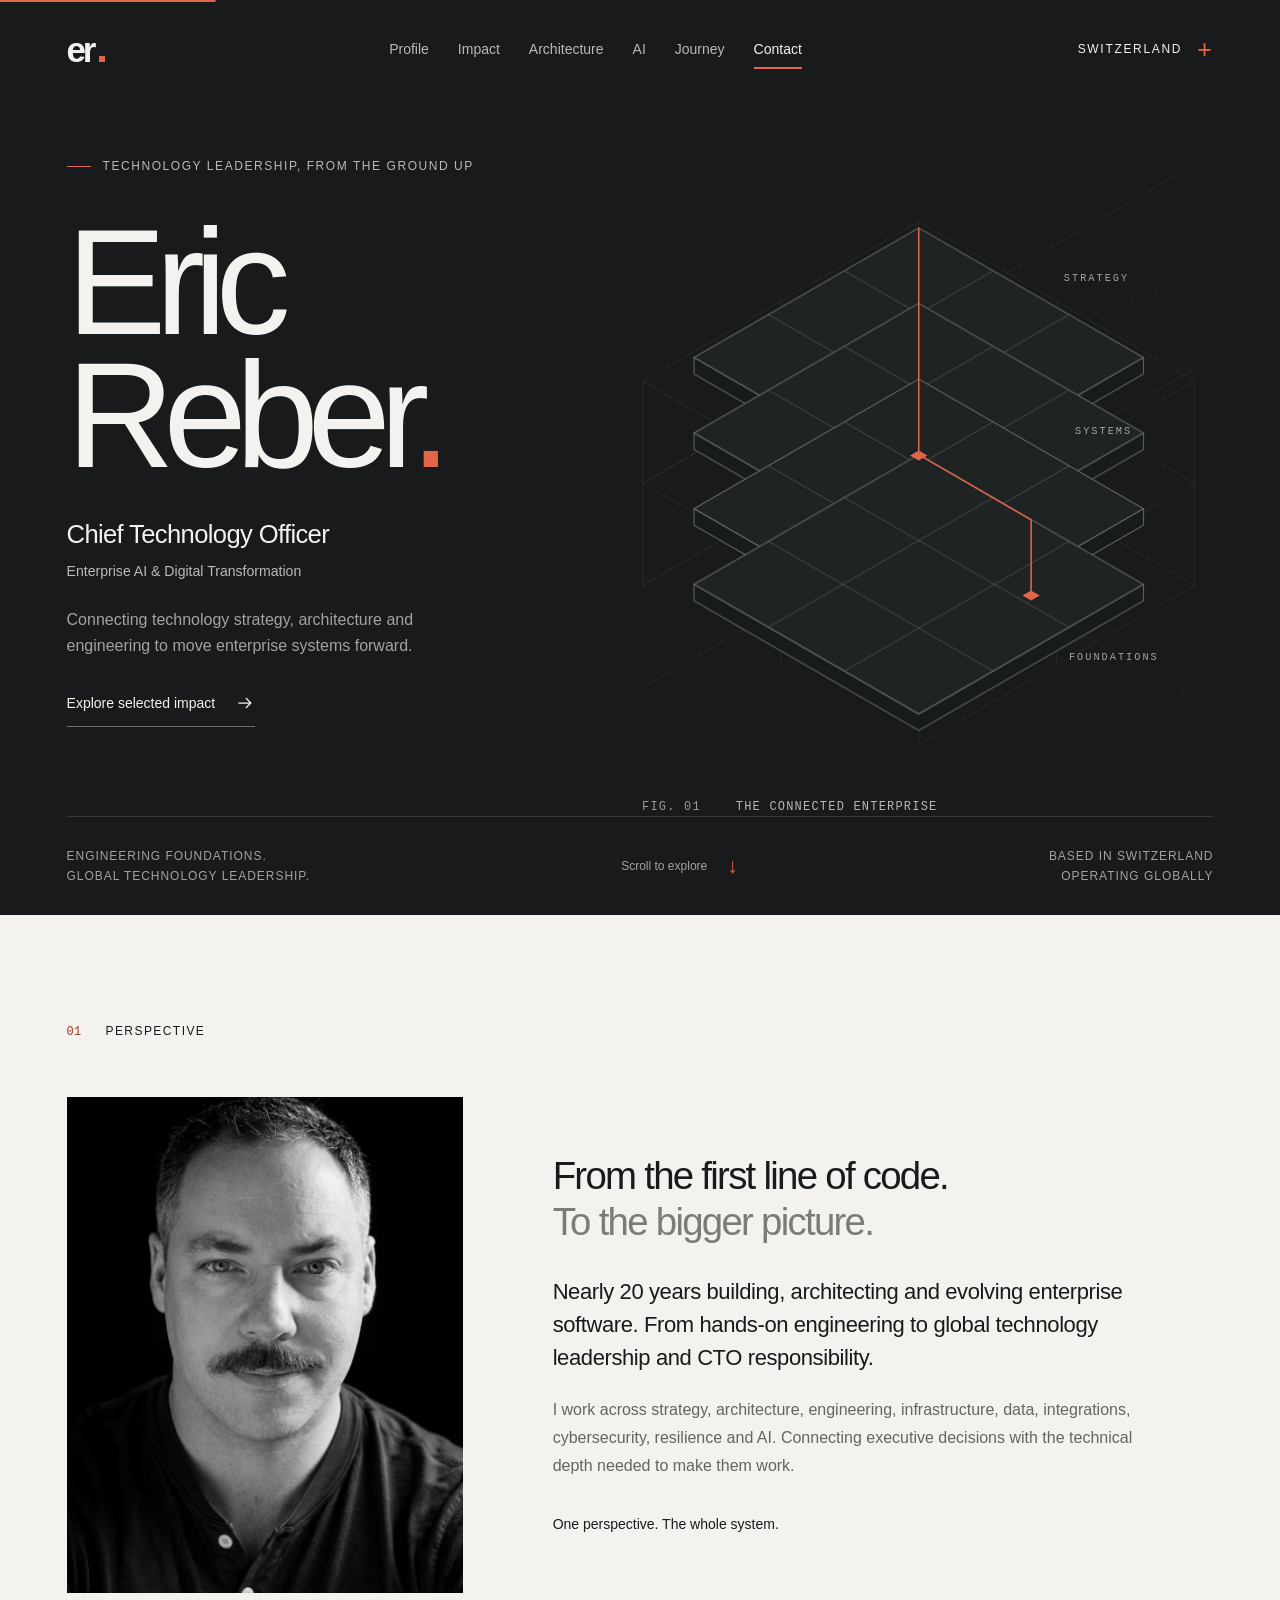
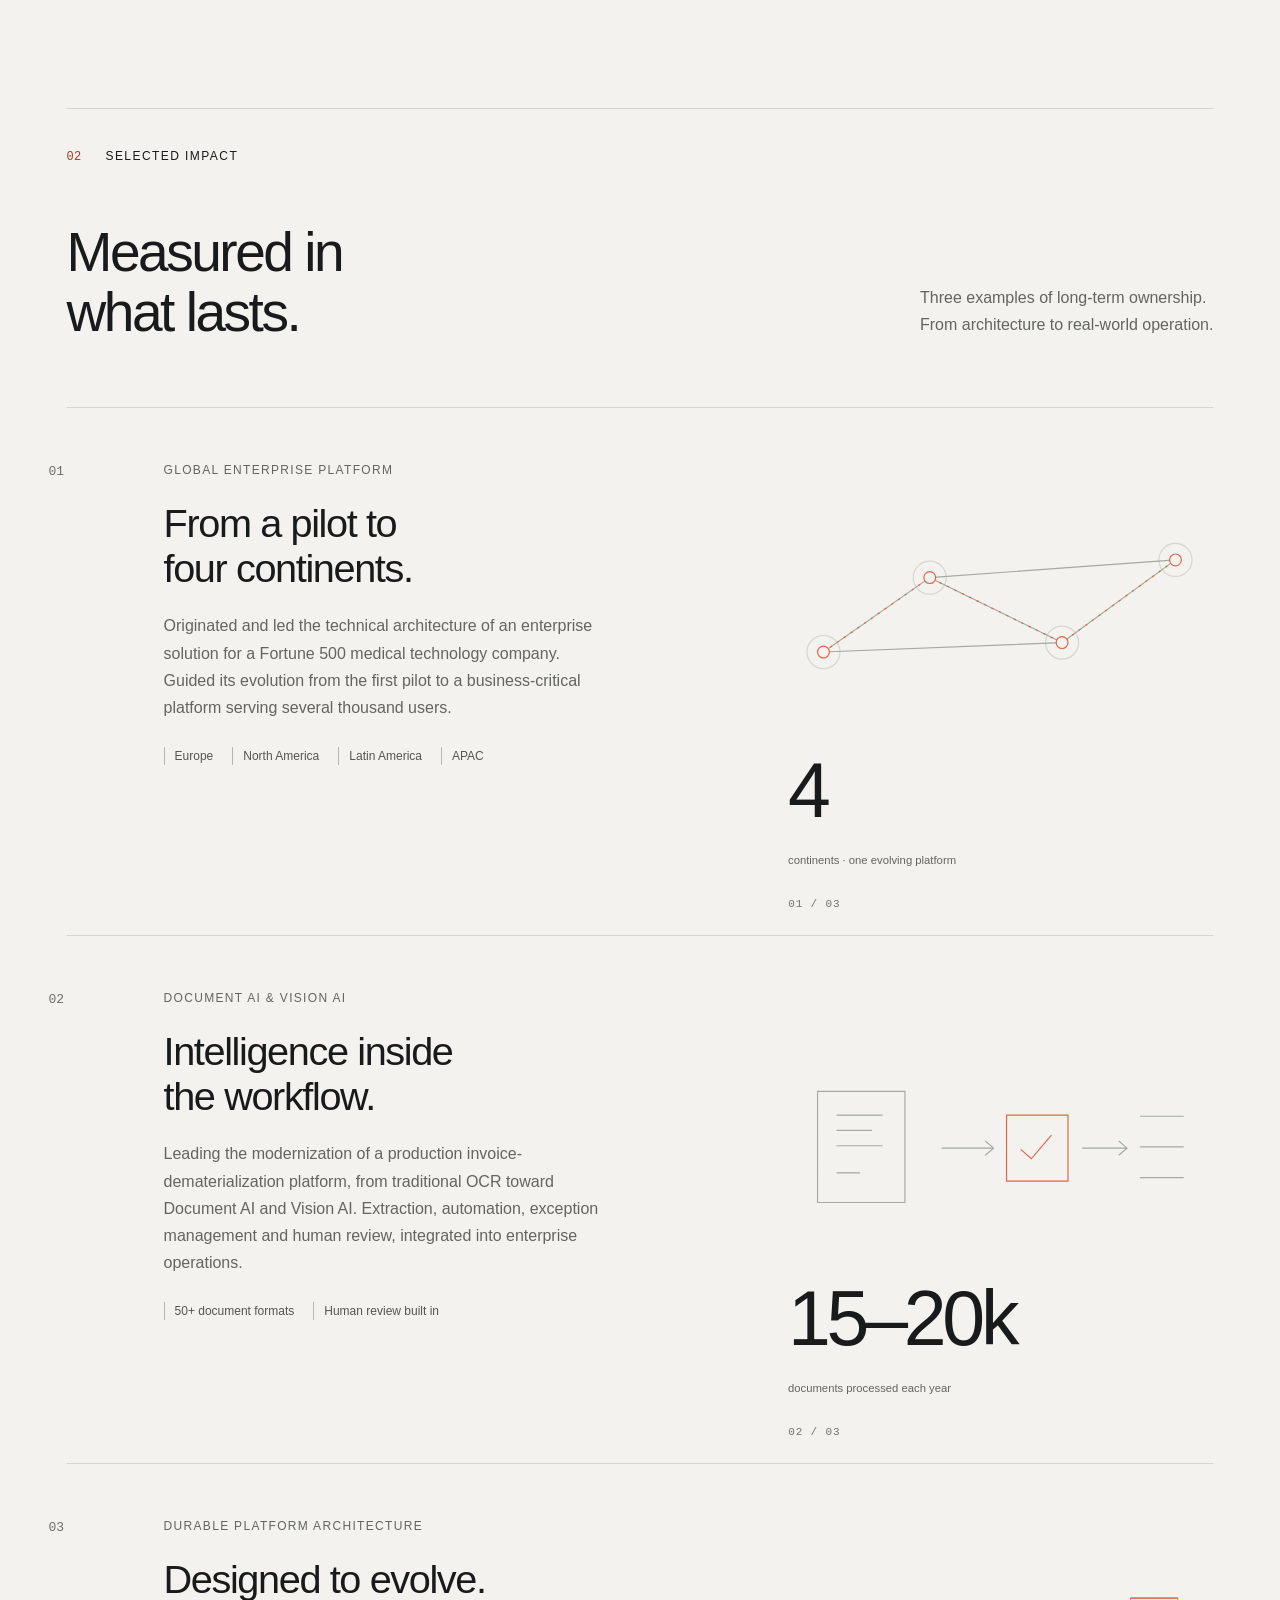
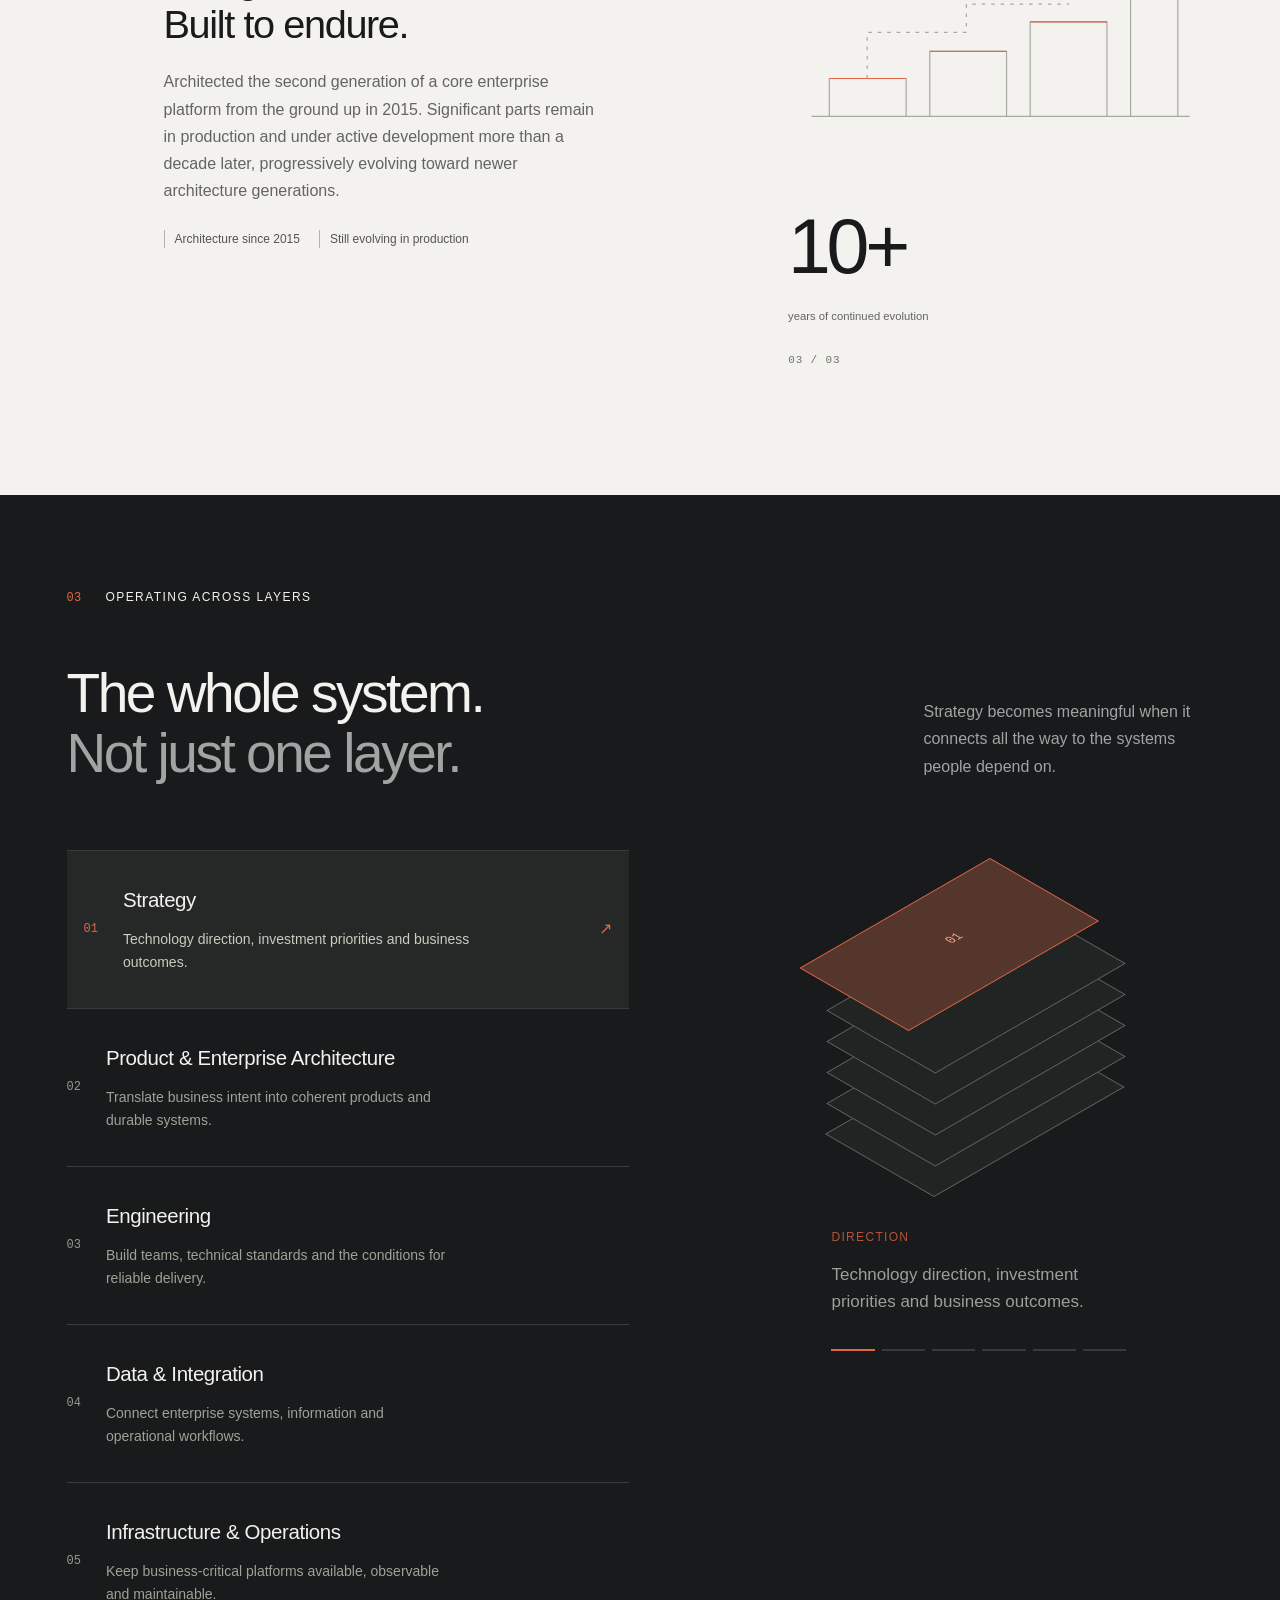
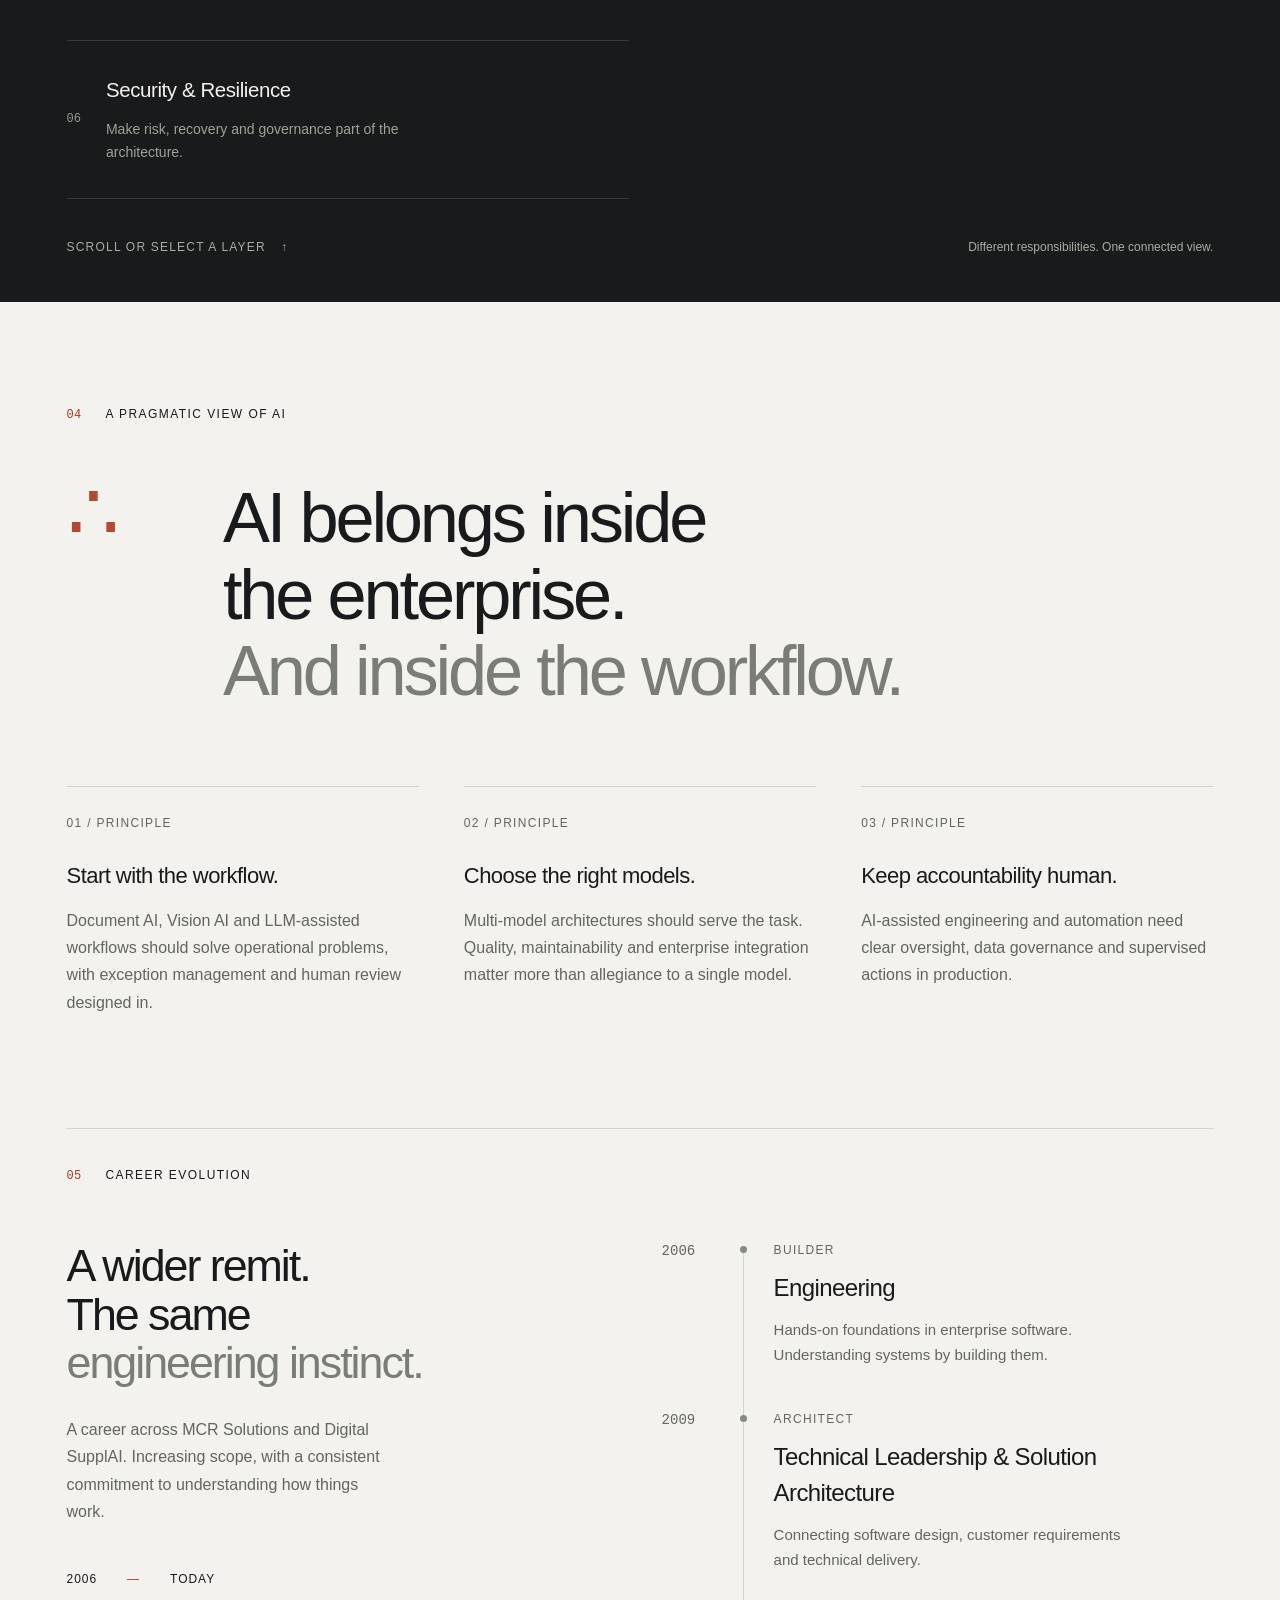
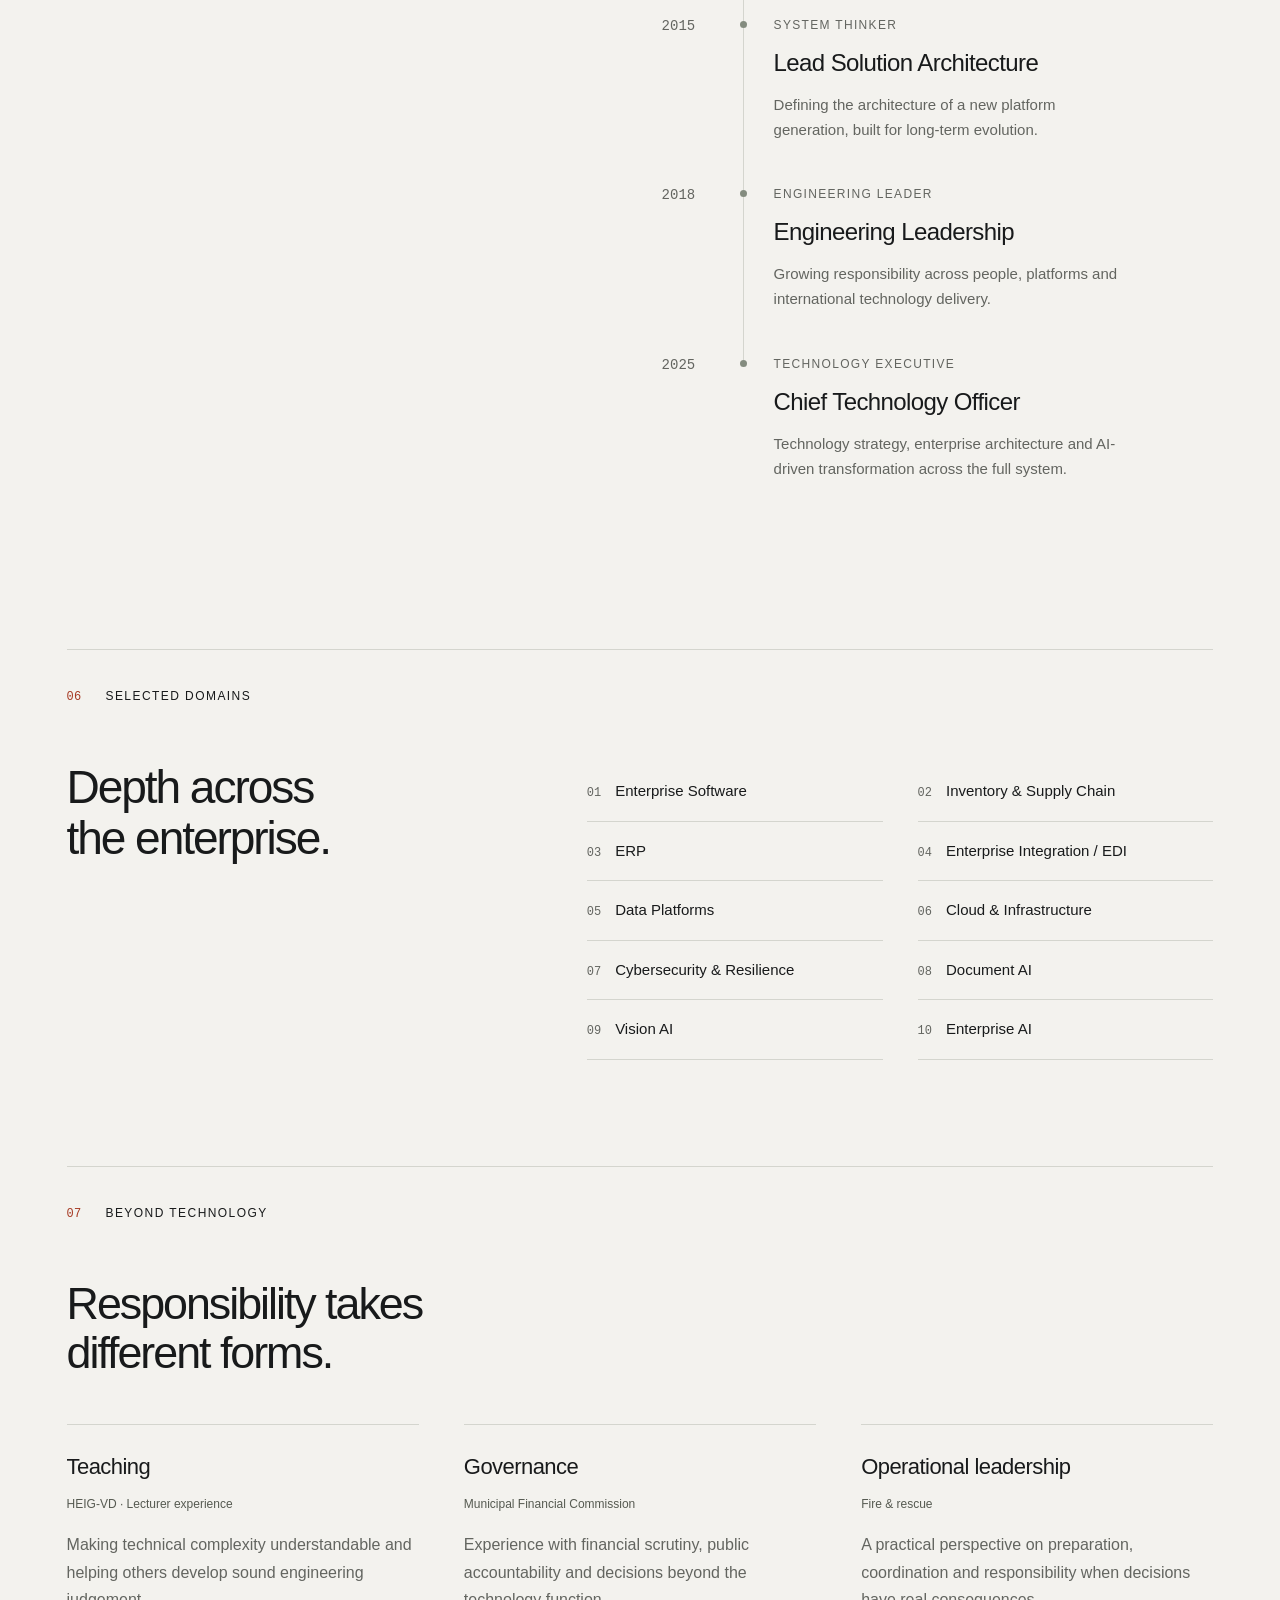
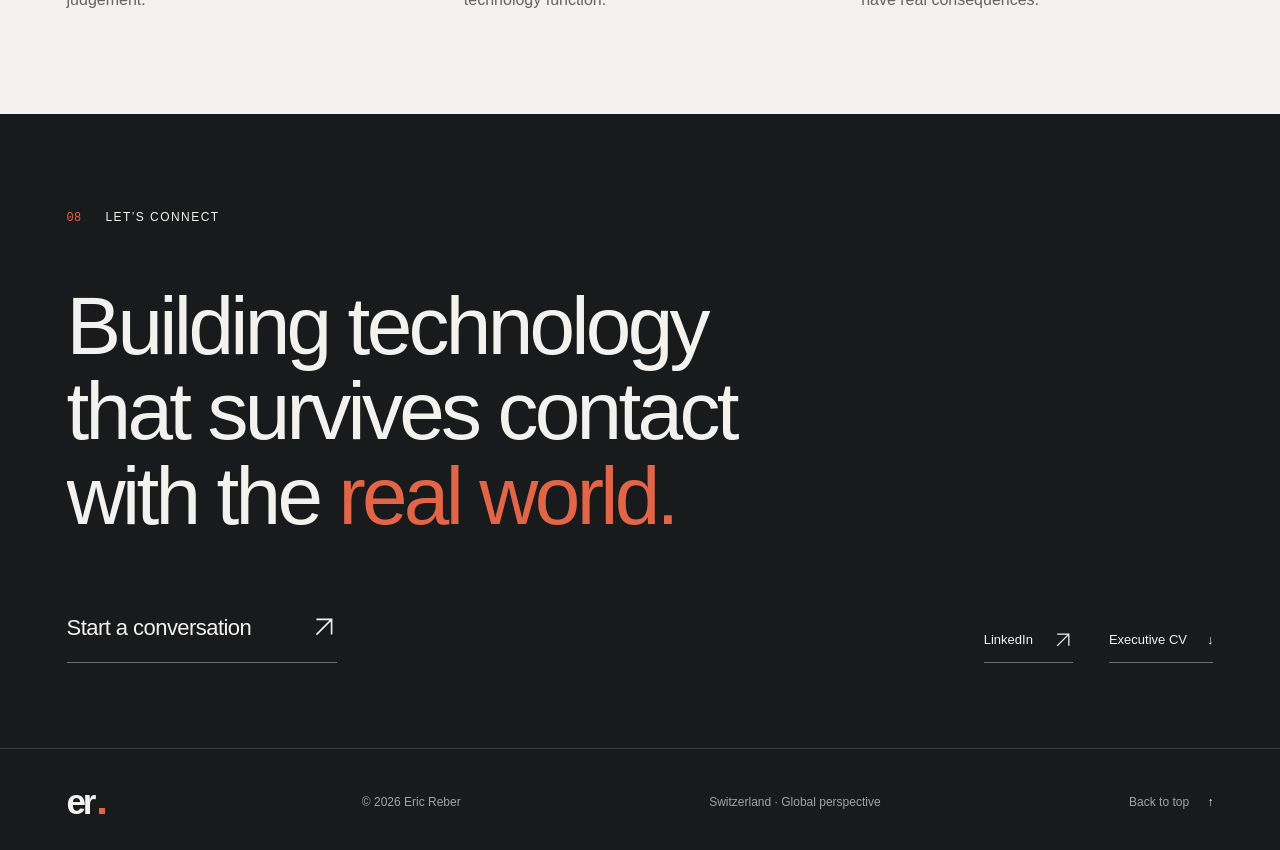
<file: index.html>
<!DOCTYPE html><html lang="en"><head><meta charSet="utf-8"/><meta name="viewport" content="width=device-width, initial-scale=1"/><link rel="stylesheet" href="/_next/static/chunks/02juwcw-7sin8.css" data-precedence="next"/><link rel="preload" as="script" fetchPriority="low" href="/_next/static/chunks/3s6nzrbk-8mnv.js"/><script src="/_next/static/chunks/3450qyhportkm.js" async=""></script><script src="/_next/static/chunks/3uz0v6jf74_us.js" async=""></script><script src="/_next/static/chunks/2wome6lnndfqk.js" async=""></script><script src="/_next/static/chunks/turbopack-3ou80couh0zrm.js" async=""></script><script src="/_next/static/chunks/0h2qsuyze9ds1.js" async=""></script><script src="/_next/static/chunks/0axdrs6tow-4n.js" async=""></script><script src="/_next/static/chunks/17ntx4fap6cll.js" async=""></script><script src="/_next/static/chunks/1oolgka84hfqi.js" async=""></script><meta name="theme-color" content="#181a1b"/><title>Eric Reber — CTO | Enterprise AI &amp; Digital Transformation</title><meta name="description" content="Technology leadership at the intersection of enterprise strategy, architecture, engineering and AI-driven transformation."/><meta name="author" content="Eric Reber"/><meta name="creator" content="Eric Reber"/><meta name="robots" content="index, follow"/><link rel="canonical" href="https://ereber.com/"/><meta property="og:title" content="Eric Reber — Technology Leadership"/><meta property="og:description" content="Technology leadership at the intersection of enterprise strategy, architecture, engineering and AI-driven transformation."/><meta property="og:url" content="https://ereber.com/"/><meta property="og:site_name" content="Eric Reber"/><meta property="og:locale" content="en_GB"/><meta property="og:type" content="website"/><meta name="twitter:card" content="summary"/><meta name="twitter:title" content="Eric Reber — CTO | Enterprise AI &amp; Digital Transformation"/><meta name="twitter:description" content="Technology leadership at the intersection of enterprise strategy, architecture, engineering and AI-driven transformation."/><link rel="icon" href="/favicon.svg"/><script src="/_next/static/chunks/0cz1d0mv5g_q7.js" noModule=""></script></head><body><div hidden=""><!--$--><!--/$--></div><a class="skip-link" href="#main">Skip to content</a><header class="site-header "><a href="#top" class="wordmark" aria-label="Eric Reber, back to top">er<span class="wordmark-square"></span></a><button class="menu-toggle" aria-expanded="false" aria-controls="main-navigation">Menu<span aria-hidden="true">+</span></button><nav id="main-navigation" aria-label="Main navigation" class="navigation"><a href="#profile">Profile</a><a href="#impact">Impact</a><a href="#architecture">Architecture</a><a href="#ai">AI</a><a href="#journey">Journey</a><a href="#contact">Contact</a></nav><span class="header-location">SWITZERLAND <span aria-hidden="true" class="swiss-cross">+</span></span></header><main id="main"><section id="top" class="hero section-shell" aria-labelledby="hero-title"><div class="hero-overline" style="transform:none"><span class="accent-rule"></span>TECHNOLOGY LEADERSHIP, FROM THE GROUND UP</div><div class="hero-main"><div class="hero-content" style="opacity:1;transform:none"><h1 id="hero-title"><span>Eric</span><span>Reber<span class="name-period">.</span></span></h1><div class="hero-role"><p>Chief Technology Officer</p><p>Enterprise AI &amp; Digital Transformation</p></div><p class="hero-description">Connecting technology strategy, architecture and engineering to move enterprise systems forward.</p><a class="text-link hero-link" href="#impact">Explore selected impact <svg class="" width="20" height="20" viewBox="0 0 24 24" fill="none" aria-hidden="true"><path d="M4 12h15m-6-6 6 6-6 6" stroke="currentColor" stroke-width="1.5"></path></svg></a></div><div class="architecture-drawing" aria-hidden="true" style="opacity:1;transform:none"><svg viewBox="0 0 620 640" fill="none"><g class="drawing-guides" stroke="currentColor" stroke-width="0.65"><path d="M40 230 310 74 580 230 310 386ZM40 330 310 174 580 330 310 486ZM40 430 310 274 580 430 310 586M40 230v200m540-200v200M310 74v512M175 152v355m270-355v355M40 530 580 218M40 330 580 18"></path><path d="M40 230 580 542M40 430 580 118" stroke-dasharray="3 7"></path></g><g transform="translate(0 0)"><g style="transform:none;transform-origin:50% 50%;transform-box:fill-box"><g class="drawing-plane" style="--plane:0"><path d="m90 207 220-127 220 127-220 127Z" fill="var(--plane-fill)" stroke="var(--drawing-line)"></path><path d="m90 207 220 127 220-127v16L310 350 90 223Z" fill="var(--plane-side)" stroke="var(--drawing-line)"></path><path d="m163 165 220 127M237 122l220 127M163 249l220-127M237 292l220-127" stroke="var(--drawing-line)" stroke-width="0.6"></path></g></g></g><g transform="translate(0 74)"><g style="transform:none;transform-origin:50% 50%;transform-box:fill-box"><g class="drawing-plane" style="--plane:1"><path d="m90 207 220-127 220 127-220 127Z" fill="var(--plane-fill)" stroke="var(--drawing-line)"></path><path d="m90 207 220 127 220-127v16L310 350 90 223Z" fill="var(--plane-side)" stroke="var(--drawing-line)"></path><path d="m163 165 220 127M237 122l220 127M163 249l220-127M237 292l220-127" stroke="var(--drawing-line)" stroke-width="0.6"></path></g></g></g><g transform="translate(0 148)"><g style="transform:none;transform-origin:50% 50%;transform-box:fill-box"><g class="drawing-plane" style="--plane:2"><path d="m90 207 220-127 220 127-220 127Z" fill="var(--plane-fill)" stroke="var(--drawing-line)"></path><path d="m90 207 220 127 220-127v16L310 350 90 223Z" fill="var(--plane-side)" stroke="var(--drawing-line)"></path><path d="m163 165 220 127M237 122l220 127M163 249l220-127M237 292l220-127" stroke="var(--drawing-line)" stroke-width="0.6"></path></g></g></g><g transform="translate(0 222)"><g style="transform:none;transform-origin:50% 50%;transform-box:fill-box"><g class="drawing-plane" style="--plane:3"><path d="m90 207 220-127 220 127-220 127Z" fill="var(--plane-fill)" stroke="var(--drawing-line)"></path><path d="m90 207 220 127 220-127v16L310 350 90 223Z" fill="var(--plane-side)" stroke="var(--drawing-line)"></path><path d="m163 165 220 127M237 122l220 127M163 249l220-127M237 292l220-127" stroke="var(--drawing-line)" stroke-width="0.6"></path></g></g></g><g class="drawing-accent" stroke="var(--accent)" stroke-width="1.5"><path id="hero-signal-path" d="M310 80v222l110 64v74"></path><path d="m310 299 7 4-7 4-7-4Z" fill="var(--accent)"></path><path d="m420 436 7 4-7 4-7-4Z" fill="var(--accent)"></path></g><g fill="var(--muted)" font-size="10" font-family="monospace" letter-spacing="2"><text x="452" y="132">STRATEGY</text><text x="463" y="282">SYSTEMS</text><text x="457" y="503">FOUNDATIONS</text></g></svg><span class="drawing-caption">FIG. 01 <span>THE CONNECTED ENTERPRISE</span></span></div></div><div class="hero-footer" style="opacity:1"><span>ENGINEERING FOUNDATIONS.<br/>GLOBAL TECHNOLOGY LEADERSHIP.</span><a href="#profile" class="scroll-link">Scroll to explore <span aria-hidden="true">↓</span></a><span class="hero-coordinate">BASED IN SWITZERLAND<br/>OPERATING GLOBALLY</span></div></section><section id="profile" class="profile-section section-shell paper" aria-labelledby="profile-title"><p class="section-label"><span>01</span>Perspective</p><div class=""><div class="profile-grid profile-with-portrait"><div class="profile-portrait"><img alt="Eric Reber" loading="lazy" decoding="async" data-nimg="fill" class="profile-portrait-image" style="position:absolute;height:100%;width:100%;left:0;top:0;right:0;bottom:0;color:transparent" src="/eric-reber-portrait.png"/></div><div class="profile-introduction"><h2 id="profile-title">From the first line of code.<br/><span class="muted-text">To the bigger picture.</span></h2><div class="profile-copy"><p class="lead">Nearly 20 years building, architecting and evolving enterprise software. From hands-on engineering to global technology leadership and CTO responsibility.</p><p>I work across strategy, architecture, engineering, infrastructure, data, integrations, cybersecurity, resilience and AI. Connecting executive decisions with the technical depth needed to make them work.</p><p class="profile-signature">One perspective. The whole system.</p></div></div></div></div></section><section id="impact" class="impact-section section-shell paper" aria-labelledby="impact-title"><p class="section-label"><span>02</span>Selected impact</p><div class=""><div class="section-heading"><h2 id="impact-title">Measured in<br/>what lasts.</h2><p>Three examples of long-term ownership.<br/>From architecture to real-world operation.</p></div></div><div class="impact-stories"><article class="impact-story"><div class="story-number" style="transform:none">01</div><div class="story-body"><p class="eyebrow">GLOBAL ENTERPRISE PLATFORM</p><h3><span class="line-mask"><span>From a pilot to</span></span><span class="line-mask"><span>four continents.</span></span></h3><p class="body-copy">Originated and led the technical architecture of an enterprise solution for a Fortune 500 medical technology company. Guided its evolution from the first pilot to a business-critical platform serving several thousand users.</p><ul class="story-facts"><li>Europe</li><li>North America</li><li>Latin America</li><li>APAC</li></ul></div><div class="story-visual visual-global" style="transform:none"><div class="impact-diagram" aria-hidden="true"><svg viewBox="0 0 360 150" fill="none"><path d="M30 105 120 42 232 97 328 27M30 105 232 97M120 42 328 27" stroke="currentColor"></path><path class="diagram-flow" d="M30 105 120 42 232 97 328 27" stroke="var(--accent)" stroke-dasharray="2 5"></path><g><circle cx="30" cy="105" r="5" fill="var(--paper)" stroke="var(--accent)"></circle><circle cx="30" cy="105" r="14" stroke="currentColor" opacity=".4"></circle></g><g><circle cx="120" cy="42" r="5" fill="var(--paper)" stroke="var(--accent)"></circle><circle cx="120" cy="42" r="14" stroke="currentColor" opacity=".4"></circle></g><g><circle cx="232" cy="97" r="5" fill="var(--paper)" stroke="var(--accent)"></circle><circle cx="232" cy="97" r="14" stroke="currentColor" opacity=".4"></circle></g><g><circle cx="328" cy="27" r="5" fill="var(--paper)" stroke="var(--accent)"></circle><circle cx="328" cy="27" r="14" stroke="currentColor" opacity=".4"></circle></g></svg></div><div class="impact-metric" style="transform:none">4<span>continents · one evolving platform</span></div><span class="story-coordinate" aria-hidden="true">0<!-- -->1<!-- --> / 03</span></div></article><article class="impact-story"><div class="story-number" style="transform:none">02</div><div class="story-body"><p class="eyebrow">DOCUMENT AI &amp; VISION AI</p><h3><span class="line-mask"><span>Intelligence inside</span></span><span class="line-mask"><span>the workflow.</span></span></h3><p class="body-copy">Leading the modernization of a production invoice-dematerialization platform, from traditional OCR toward Document AI and Vision AI. Extraction, automation, exception management and human review, integrated into enterprise operations.</p><ul class="story-facts"><li>50+ document formats</li><li>Human review built in</li></ul></div><div class="story-visual visual-document" style="transform:none"><div class="impact-diagram" aria-hidden="true"><svg viewBox="0 0 360 150" fill="none"><path d="M25 30h74v94H25zM41 50h39M41 63h30M41 76h39M41 99h20M130 78h44m-7-6 7 6-7 6M249 78h38m-7-6 7 6-7 6" stroke="currentColor"></path><path class="diagram-scan" d="M185 50h52v56h-52z" stroke="var(--accent)"></path><path d="m197 79 9 8 17-20" stroke="var(--accent)"></path><path d="M298 51h37M298 77h37M298 103h37" stroke="currentColor"></path></svg></div><div class="impact-metric" style="transform:none">15–20k<span>documents processed each year</span></div><span class="story-coordinate" aria-hidden="true">0<!-- -->2<!-- --> / 03</span></div></article><article class="impact-story"><div class="story-number" style="transform:none">03</div><div class="story-body"><p class="eyebrow">DURABLE PLATFORM ARCHITECTURE</p><h3><span class="line-mask"><span>Designed to evolve.</span></span><span class="line-mask"><span>Built to endure.</span></span></h3><p class="body-copy">Architected the second generation of a core enterprise platform from the ground up in 2015. Significant parts remain in production and under active development more than a decade later, progressively evolving toward newer architecture generations.</p><ul class="story-facts"><li>Architecture since 2015</li><li>Still evolving in production</li></ul></div><div class="story-visual visual-platform" style="transform:none"><div class="impact-diagram" aria-hidden="true"><svg viewBox="0 0 360 150" fill="none"><path d="M20 112h320M35 112V80h65v32M120 112V57h65v55M205 112V32h65v80M290 112V12h40v100" stroke="currentColor"></path><path class="diagram-build" d="M35 80h65m20-23h65m20-25h65m20-20h40" stroke="var(--accent)"></path><path d="M67 80V41h84V17h87" stroke="currentColor" stroke-dasharray="3 5"></path></svg></div><div class="impact-metric" style="transform:none">10+<span>years of continued evolution</span></div><span class="story-coordinate" aria-hidden="true">0<!-- -->3<!-- --> / 03</span></div></article></div></section><section id="architecture" class="architecture-section section-shell" aria-labelledby="architecture-title"><p class="section-label"><span>03</span>Operating across layers</p><div class=""><div class="section-heading"><h2 id="architecture-title">The whole system.<br/><span class="muted-text">Not just one layer.</span></h2><p>Strategy becomes meaningful when it connects all the way to the systems people depend on.</p></div></div><div class="layer-explorer"><div class="layer-list" role="group" aria-label="Technology layers"><button class="layer-row selected" aria-pressed="true" aria-controls="layer-detail"><span class="layer-index">0<!-- -->1</span><span class="layer-copy"><span>Strategy</span><span class="layer-row-description">Technology direction, investment priorities and business outcomes.</span></span><span class="layer-arrow" aria-hidden="true">↗</span></button><button class="layer-row " aria-pressed="false" aria-controls="layer-detail"><span class="layer-index">0<!-- -->2</span><span class="layer-copy"><span>Product &amp; Enterprise Architecture</span><span class="layer-row-description">Translate business intent into coherent products and durable systems.</span></span><span class="layer-arrow" aria-hidden="true">↗</span></button><button class="layer-row " aria-pressed="false" aria-controls="layer-detail"><span class="layer-index">0<!-- -->3</span><span class="layer-copy"><span>Engineering</span><span class="layer-row-description">Build teams, technical standards and the conditions for reliable delivery.</span></span><span class="layer-arrow" aria-hidden="true">↗</span></button><button class="layer-row " aria-pressed="false" aria-controls="layer-detail"><span class="layer-index">0<!-- -->4</span><span class="layer-copy"><span>Data &amp; Integration</span><span class="layer-row-description">Connect enterprise systems, information and operational workflows.</span></span><span class="layer-arrow" aria-hidden="true">↗</span></button><button class="layer-row " aria-pressed="false" aria-controls="layer-detail"><span class="layer-index">0<!-- -->5</span><span class="layer-copy"><span>Infrastructure &amp; Operations</span><span class="layer-row-description">Keep business-critical platforms available, observable and maintainable.</span></span><span class="layer-arrow" aria-hidden="true">↗</span></button><button class="layer-row " aria-pressed="false" aria-controls="layer-detail"><span class="layer-index">0<!-- -->6</span><span class="layer-copy"><span>Security &amp; Resilience</span><span class="layer-row-description">Make risk, recovery and governance part of the architecture.</span></span><span class="layer-arrow" aria-hidden="true">↗</span></button></div><div class="layer-visual"><div class="layer-visual-inner"><div class="layer-model" aria-hidden="true"><div class="model-plane active" style="top:0px;z-index:6"><span>01</span></div><div class="model-plane " style="top:31px;z-index:5"><span>02</span></div><div class="model-plane " style="top:62px;z-index:4"><span>03</span></div><div class="model-plane " style="top:93px;z-index:3"><span>04</span></div><div class="model-plane " style="top:124px;z-index:2"><span>05</span></div><div class="model-plane " style="top:155px;z-index:1"><span>06</span></div></div><div id="layer-detail" class="layer-detail" aria-live="off" aria-atomic="true"><div style="opacity:1;transform:none"><span class="eyebrow">DIRECTION</span><p>Technology direction, investment priorities and business outcomes.</p></div></div><div class="layer-position" aria-hidden="true"><span class="is-filled"></span><span class=""></span><span class=""></span><span class=""></span><span class=""></span><span class=""></span></div></div></div></div><p class="architecture-note">SCROLL OR SELECT A LAYER <span aria-hidden="true">↑</span><span>Different responsibilities. One connected view.</span></p></section><section id="ai" class="ai-section section-shell paper" aria-labelledby="ai-title"><p class="section-label"><span>04</span>A pragmatic view of AI</p><div class=""><div class="ai-statement"><span class="ai-mark" aria-hidden="true">∴</span><h2 id="ai-title"><span class="line-mask"><span>AI belongs inside</span></span><span class="line-mask"><span>the enterprise.</span></span><span class="line-mask"><span><span class="muted-text">And inside the workflow.</span></span></span></h2></div></div><div class="ai-principles"><div class=""><article><span class="eyebrow">01<!-- --> / PRINCIPLE</span><h3>Start with the workflow.</h3><p>Document AI, Vision AI and LLM-assisted workflows should solve operational problems, with exception management and human review designed in.</p></article></div><div class=""><article><span class="eyebrow">02<!-- --> / PRINCIPLE</span><h3>Choose the right models.</h3><p>Multi-model architectures should serve the task. Quality, maintainability and enterprise integration matter more than allegiance to a single model.</p></article></div><div class=""><article><span class="eyebrow">03<!-- --> / PRINCIPLE</span><h3>Keep accountability human.</h3><p>AI-assisted engineering and automation need clear oversight, data governance and supervised actions in production.</p></article></div></div></section><section id="journey" class="journey-section section-shell paper" aria-labelledby="journey-title"><p class="section-label"><span>05</span>Career evolution</p><div class="journey-grid"><div class="journey-intro"><h2 id="journey-title">A wider remit.<br/>The same<br/><span class="muted-text">engineering instinct.</span></h2><p>A career across MCR Solutions and Digital SupplAI. Increasing scope, with a consistent commitment to understanding how things work.</p><span class="journey-range">2006 <span aria-hidden="true">—</span> TODAY</span></div><div class="journey-timeline"><article class="journey-row"><span class="journey-year">2006</span><span class="journey-point" aria-hidden="true"></span><span class="journey-rail" aria-hidden="true"><span style="transform:none"></span></span><div class=""><div><p class="eyebrow">Builder</p><h3>Engineering</h3><p>Hands-on foundations in enterprise software. Understanding systems by building them.</p></div></div></article><article class="journey-row"><span class="journey-year">2009</span><span class="journey-point" aria-hidden="true"></span><span class="journey-rail" aria-hidden="true"><span style="transform:none"></span></span><div class=""><div><p class="eyebrow">Architect</p><h3>Technical Leadership &amp; Solution Architecture</h3><p>Connecting software design, customer requirements and technical delivery.</p></div></div></article><article class="journey-row"><span class="journey-year">2015</span><span class="journey-point" aria-hidden="true"></span><span class="journey-rail" aria-hidden="true"><span style="transform:none"></span></span><div class=""><div><p class="eyebrow">System thinker</p><h3>Lead Solution Architecture</h3><p>Defining the architecture of a new platform generation, built for long-term evolution.</p></div></div></article><article class="journey-row"><span class="journey-year">2018</span><span class="journey-point" aria-hidden="true"></span><span class="journey-rail" aria-hidden="true"><span style="transform:none"></span></span><div class=""><div><p class="eyebrow">Engineering leader</p><h3>Engineering Leadership</h3><p>Growing responsibility across people, platforms and international technology delivery.</p></div></div></article><article class="journey-row"><span class="journey-year">2025</span><span class="journey-point" aria-hidden="true"></span><div class=""><div><p class="eyebrow">Technology executive</p><h3>Chief Technology Officer</h3><p>Technology strategy, enterprise architecture and AI-driven transformation across the full system.</p></div></div></article></div></div></section><section class="domains-section section-shell paper" aria-labelledby="domains-title"><p class="section-label"><span>06</span>Selected domains</p><div class="domains-grid"><h2 id="domains-title">Depth across<br/>the enterprise.</h2><ul class="domain-list"><li><span>01</span>Enterprise Software</li><li><span>02</span>Inventory &amp; Supply Chain</li><li><span>03</span>ERP</li><li><span>04</span>Enterprise Integration / EDI</li><li><span>05</span>Data Platforms</li><li><span>06</span>Cloud &amp; Infrastructure</li><li><span>07</span>Cybersecurity &amp; Resilience</li><li><span>08</span>Document AI</li><li><span>09</span>Vision AI</li><li><span>10</span>Enterprise AI</li></ul></div></section><section class="leadership-section section-shell paper" aria-labelledby="leadership-title"><p class="section-label"><span>07</span>Beyond technology</p><h2 id="leadership-title">Responsibility takes<br/>different forms.</h2><div class="leadership-grid"><article><h3>Teaching</h3><p class="leadership-subtitle">HEIG-VD · Lecturer experience</p><p>Making technical complexity understandable and helping others develop sound engineering judgement.</p></article><article><h3>Governance</h3><p class="leadership-subtitle">Municipal Financial Commission</p><p>Experience with financial scrutiny, public accountability and decisions beyond the technology function.</p></article><article><h3>Operational leadership</h3><p class="leadership-subtitle">Fire &amp; rescue</p><p>A practical perspective on preparation, coordination and responsibility when decisions have real consequences.</p></article></div></section><section id="contact" class="contact-section section-shell" aria-labelledby="contact-title"><p class="section-label"><span>08</span>Let’s connect</p><div class=""><h2 id="contact-title"><span class="line-mask"><span>Building technology</span></span><span class="line-mask"><span>that survives contact</span></span><span class="line-mask"><span>with the <em>real world.</em></span></span></h2></div><div class="contact-bottom"><a class="contact-email" href="mailto:eric@ereber.com">Start a conversation <svg class="" width="20" height="20" viewBox="0 0 24 24" fill="none" aria-hidden="true"><path d="M5 19 19 5M5 5h14v14" stroke="currentColor" stroke-width="1.5"></path></svg></a><div class="contact-links"><a class="text-link" href="https://www.linkedin.com/in/rebereric" target="_blank" rel="noopener noreferrer">LinkedIn <svg class="" width="20" height="20" viewBox="0 0 24 24" fill="none" aria-hidden="true"><path d="M5 19 19 5M5 5h14v14" stroke="currentColor" stroke-width="1.5"></path></svg></a><a class="text-link" href="/eric-reber-executive-cv.pdf" download="">Executive CV<span aria-hidden="true">↓</span></a></div></div></section></main><footer class="site-footer section-shell"><a class="wordmark" href="#top" aria-label="Eric Reber, back to top">er<span class="wordmark-square"></span></a><span>© <!-- -->2026<!-- --> Eric Reber</span><span>Switzerland · Global perspective</span><a href="#top">Back to top <span aria-hidden="true">↑</span></a></footer><script type="application/ld+json">{"@context":"https://schema.org","@type":"Person","name":"Eric Reber","url":"https://ereber.com","jobTitle":"Chief Technology Officer","description":"Technology leadership at the intersection of enterprise strategy, architecture, engineering and AI-driven transformation.","sameAs":["https://www.linkedin.com/in/rebereric"],"knowsAbout":["Enterprise Software","Inventory & Supply Chain","ERP","Enterprise Integration / EDI","Data Platforms","Cloud & Infrastructure","Cybersecurity & Resilience","Document AI","Vision AI","Enterprise AI"]}</script><!--$--><!--/$--><script src="/_next/static/chunks/3s6nzrbk-8mnv.js" id="_R_" async=""></script><script>(self.__next_f=self.__next_f||[]).push([0])</script><script>self.__next_f.push([1,"1:\"$Sreact.fragment\"\n2:I[39756,[\"/_next/static/chunks/0h2qsuyze9ds1.js\"],\"default\"]\n3:I[37457,[\"/_next/static/chunks/0h2qsuyze9ds1.js\"],\"default\"]\n4:I[22016,[\"/_next/static/chunks/0h2qsuyze9ds1.js\",\"/_next/static/chunks/0axdrs6tow-4n.js\"],\"\"]\n5:I[13474,[\"/_next/static/chunks/0h2qsuyze9ds1.js\",\"/_next/static/chunks/17ntx4fap6cll.js\",\"/_next/static/chunks/1oolgka84hfqi.js\"],\"Navigation\"]\n6:I[96483,[\"/_next/static/chunks/0h2qsuyze9ds1.js\",\"/_next/static/chunks/17ntx4fap6cll.js\",\"/_next/static/chunks/1oolgka84hfqi.js\"],\"ScrollProgress\"]\n7:I[31287,[\"/_next/static/chunks/0h2qsuyze9ds1.js\",\"/_next/static/chunks/17ntx4fap6cll.js\",\"/_next/static/chunks/1oolgka84hfqi.js\"],\"Hero\"]\n8:I[89170,[\"/_next/static/chunks/0h2qsuyze9ds1.js\",\"/_next/static/chunks/17ntx4fap6cll.js\",\"/_next/static/chunks/1oolgka84hfqi.js\"],\"Reveal\"]\n9:I[85437,[\"/_next/static/chunks/0h2qsuyze9ds1.js\",\"/_next/static/chunks/17ntx4fap6cll.js\",\"/_next/static/chunks/1oolgka84hfqi.js\"],\"Image\"]\na:I[67538,[\"/_next/static/chunks/0h2qsuyze9ds1.js\",\"/_next/static/chunks/17ntx4fap6cll.js\",\"/_next/static/chunks/1oolgka84hfqi.js\"],\"Impact\"]\nb:I[6074,[\"/_next/static/chunks/0h2qsuyze9ds1.js\",\"/_next/static/chunks/17ntx4fap6cll.js\",\"/_next/static/chunks/1oolgka84hfqi.js\"],\"Architecture\"]\nc:I[89170,[\"/_next/static/chunks/0h2qsuyze9ds1.js\",\"/_next/static/chunks/17ntx4fap6cll.js\",\"/_next/static/chunks/1oolgka84hfqi.js\"],\"LineReveal\"]\n19:I[68027,[\"/_next/static/chunks/0h2qsuyze9ds1.js\"],\"default\",1]\n:HL[\"/_next/static/chunks/02juwcw-7sin8.css\",\"style\"]\n0:{\"P\":null,\"c\":[\"\",\"\"],\"q\":\"\",\"i\":false,\"f\":[[[\"\",{\"children\":[\"__PAGE__\",{},\"$undefined\",\"$undefined\",4608]},\"$undefined\",\"$undefined\",4624],[[\"$\",\"$1\",\"c\",{\"children\":[[[\"$\",\"link\",\"0\",{\"rel\":\"stylesheet\",\"href\":\"/_next/static/chunks/02juwcw-7sin8.css\",\"precedence\":\"next\",\"crossOrigin\":\"$undefined\",\"nonce\":\"$undefined\"}],[\"$\",\"script\",\"script-0\",{\"src\":\"/_next/static/chunks/0h2qsuyze9ds1.js\",\"async\":true,\"nonce\":\"$undefined\"}]],[\"$\",\"html\",null,{\"lang\":\"en\",\"children\":[\"$\",\"body\",null,{\"children\":[[\"$\",\"a\",null,{\"className\":\"skip-link\",\"href\":\"#main\",\"children\":\"Skip to content\"}],[\"$\",\"$L2\",null,{\"parallelRouterKey\":\"children\",\"error\":\"$undefined\",\"errorStyles\":\"$undefined\",\"errorScripts\":\"$undefined\",\"template\":[\"$\",\"$L3\",null,{}],\"templateStyles\":\"$undefined\",\"templateScripts\":\"$undefined\",\"notFound\":[[\"$\",\"main\",null,{\"className\":\"not-found section-shell\",\"children\":[[\"$\",\"p\",null,{\"className\":\"eyebrow\",\"children\":\"404 / PAGE NOT FOUND\"}],[\"$\",\"h1\",null,{\"children\":\"A different direction.\"}],[\"$\",\"p\",null,{\"children\":\"The page you’re looking for isn’t here.\"}],[\"$\",\"$L4\",null,{\"className\":\"text-link\",\"href\":\"/\",\"children\":\"Return to Eric Reber’s website →\"}]]}],[]],\"forbidden\":\"$undefined\",\"unauthorized\":\"$undefined\"}]]}]}]]}],{\"children\":[[\"$\",\"$1\",\"c\",{\"children\":[[[\"$\",\"$L5\",null,{}],[\"$\",\"$L6\",null,{}],[\"$\",\"main\",null,{\"id\":\"main\",\"children\":[[\"$\",\"$L7\",null,{}],[\"$\",\"section\",null,{\"id\":\"profile\",\"className\":\"profile-section section-shell paper\",\"aria-labelledby\":\"profile-title\",\"children\":[[\"$\",\"p\",null,{\"className\":\"section-label\",\"children\":[[\"$\",\"span\",null,{\"children\":\"01\"}],\"Perspective\"]}],[\"$\",\"$L8\",null,{\"children\":[\"$\",\"div\",null,{\"className\":\"profile-grid profile-with-portrait\",\"children\":[[\"$\",\"div\",null,{\"className\":\"profile-portrait\",\"children\":[\"$\",\"$L9\",null,{\"src\":\"/eric-reber-portrait.png\",\"alt\":\"Eric Reber\",\"fill\":true,\"sizes\":\"(max-width: 700px) 85vw, 35vw\",\"className\":\"profile-portrait-image\"}]}],[\"$\",\"div\",null,{\"className\":\"profile-introduction\",\"children\":[[\"$\",\"h2\",null,{\"id\":\"profile-title\",\"children\":[\"From the first line of code.\",[\"$\",\"br\",null,{}],[\"$\",\"span\",null,{\"className\":\"muted-text\",\"children\":\"To the bigger picture.\"}]]}],[\"$\",\"div\",null,{\"className\":\"profile-copy\",\"children\":[[\"$\",\"p\",null,{\"className\":\"lead\",\"children\":\"Nearly 20 years building, architecting and evolving enterprise software. From hands-on engineering to global technology leadership and CTO responsibility.\"}],[\"$\",\"p\",null,{\"children\":\"I work across strategy, architecture, engineering, infrastructure, data, integrations, cybersecurity, resilience and AI. Connecting executive decisions with the technical depth needed to make them work.\"}],[\"$\",\"p\",null,{\"className\":\"profile-signature\",\"children\":\"One perspective. The whole system.\"}]]}]]}]]}]}]]}],[\"$\",\"section\",null,{\"id\":\"impact\",\"className\":\"impact-section section-shell paper\",\"aria-labelledby\":\"impact-title\",\"children\":[[\"$\",\"p\",null,{\"className\":\"section-label\",\"children\":[[\"$\",\"span\",null,{\"children\":\"02\"}],\"Selected impact\"]}],[\"$\",\"$L8\",null,{\"children\":[\"$\",\"div\",null,{\"className\":\"section-heading\",\"children\":[[\"$\",\"h2\",null,{\"id\":\"impact-title\",\"children\":[\"Measured in\",[\"$\",\"br\",null,{}],\"what lasts.\"]}],[\"$\",\"p\",null,{\"children\":[\"Three examples of long-term ownership.\",[\"$\",\"br\",null,{}],\"From architecture to real-world operation.\"]}]]}]}],[\"$\",\"$La\",null,{}]]}],[\"$\",\"section\",null,{\"id\":\"architecture\",\"className\":\"architecture-section section-shell\",\"aria-labelledby\":\"architecture-title\",\"children\":[[\"$\",\"p\",null,{\"className\":\"section-label\",\"children\":[[\"$\",\"span\",null,{\"children\":\"03\"}],\"Operating across layers\"]}],[\"$\",\"$L8\",null,{\"children\":[\"$\",\"div\",null,{\"className\":\"section-heading\",\"children\":[[\"$\",\"h2\",null,{\"id\":\"architecture-title\",\"children\":[\"The whole system.\",[\"$\",\"br\",null,{}],[\"$\",\"span\",null,{\"className\":\"muted-text\",\"children\":\"Not just one layer.\"}]]}],[\"$\",\"p\",null,{\"children\":\"Strategy becomes meaningful when it connects all the way to the systems people depend on.\"}]]}]}],[\"$\",\"$Lb\",null,{}],[\"$\",\"p\",null,{\"className\":\"architecture-note\",\"children\":[\"SCROLL OR SELECT A LAYER \",[\"$\",\"span\",null,{\"aria-hidden\":\"true\",\"children\":\"↑\"}],[\"$\",\"span\",null,{\"children\":\"Different responsibilities. One connected view.\"}]]}]]}],[\"$\",\"section\",null,{\"id\":\"ai\",\"className\":\"ai-section section-shell paper\",\"aria-labelledby\":\"ai-title\",\"children\":[[\"$\",\"p\",null,{\"className\":\"section-label\",\"children\":[[\"$\",\"span\",null,{\"children\":\"04\"}],\"A pragmatic view of AI\"]}],[\"$\",\"$L8\",null,{\"children\":[\"$\",\"div\",null,{\"className\":\"ai-statement\",\"children\":[[\"$\",\"span\",null,{\"className\":\"ai-mark\",\"aria-hidden\":\"true\",\"children\":\"∴\"}],[\"$\",\"h2\",null,{\"id\":\"ai-title\",\"children\":[[\"$\",\"$Lc\",null,{\"children\":\"AI belongs inside\"}],[\"$\",\"$Lc\",null,{\"delay\":0.1,\"children\":\"the enterprise.\"}],[\"$\",\"$Lc\",null,{\"delay\":0.2,\"children\":\"$Ld\"}]]}]]}]}],\"$Le\"]}],\"$Lf\",\"$L10\",\"$L11\",\"$L12\"]}],\"$L13\",\"$L14\"],[\"$L15\",\"$L16\"],\"$L17\"]}],{},null,false,null]},null,false,null],\"$L18\",false]],\"m\":\"$undefined\",\"G\":[\"$19\",[\"$L1a\"]],\"S\":true,\"h\":null,\"r\":\"$undefined\",\"s\":\"$undefined\",\"a\":\"$undefined\",\"l\":\"$undefined\",\"p\":\"$undefined\",\"d\":\"$undefined\",\"b\":\"jJG7cJOCXD0KXRXRz4HMH\"}\n1b:I[49083,[\"/_next/static/chunks/0h2qsuyze9ds1.js\",\"/_next/static/chunks/17ntx4fap6cll.js\",\"/_next/static/chunks/1oolgka84hfqi.js\"],\"Journey\"]\n1c:I[97367,[\"/_next/static/chunks/0h2qsuyze9ds1.js\"],\"OutletBoundary\"]\n1d:\"$Sreact.suspense\"\n1f:I[97367,[\"/_next/static/chunks/0h2qsuyze9ds1.js\"],\"ViewportBoundary\"]\n21:I[97367,[\"/_next/static/chunks/0h2qsuyze9ds1.js\"],\"MetadataBoundary\"]\nd:[\"$\",\"span\",null,{\"className\":\"muted-text\",\"children\":\"And inside the workflow.\"}]\ne:[\"$\",\"div\",null,{\"className\":\"ai-principles\",\"children\":[[\"$\",\"$L8\",\"01\",{\"delay\":0,\"children\":[\"$\",\"article\",null,{\"children\":[[\"$\",\"span\",null,{\"className\":\"eyebrow\",\"children\":[\"01\",\" / PRINCIPLE\"]}],[\"$\",\"h3\",null,{\"children\":\"Start with the workflow.\"}],[\"$\",\"p\",null,{\"children\":\"Document AI, Vision AI and LLM-assisted workflows should solve operational problems, with exception management and human review designed in.\"}]]}]}],[\"$\",\"$L8\",\"02\",{\"delay\":0.06,\"children\":[\"$\",\"article\",null,{\"children\":[[\"$\",\"span\",null,{\"className\":\"eyebrow\",\"children\":[\"02\",\" / PRINCIPLE\"]}],[\"$\",\"h3\",null,{\"children\":\"Choose the right models.\"}],[\"$\",\"p\",null,{\"children\":\"Multi-model architectures should serve the task. Quality, maintainability and enterprise integration matter more than allegiance to a single model.\"}]]}]}],[\"$\",\"$L8\",\"03\",{\"delay\":0.12,\"children\":[\"$\",\"article\",null,{\"children\":[[\"$\",\"span\",null,{\"className\":\"eyebrow\",\"children\":[\"03\",\" / PRINCIPLE\"]}],[\"$\",\"h3\",null,{\"children\":\"Keep accountability human.\"}],[\"$\",\"p\",null,{\"children\":\"AI-assisted engineering and automation need clear oversight, data governance and supervised actions in production.\"}]]}]}]]}]\nf:[\"$\",\"section\",null,{\"id\":\"journey\",\"className\":\"journey-section section-shell paper\",\"aria-labelledby\":\"journey-title\",\"children\":[[\"$\",\"p\",null,{\"className\":\"section-label\",\"children\":[[\"$\",\"span\",null,{\"children\":\"05\"}],\"Career evolution\"]}],[\"$\",\"div\",null,{\"className\":\"journey-grid\",\"children\":[[\"$\",\"div\",null,{\"className\":\"journey-intro\",\"children\":[[\"$\",\"h2\",null,{\"id\":\"journey-title\",\"children\":[\"A wider remit.\",[\"$\",\"br\",null,{}],\"The same\",[\"$\",\"br\",null,{}],[\"$\",\"span\",null,{\"className\":\"muted-text\",\"children\":\"engineering instinct.\"}]]}],[\"$\",\"p\",null,{\"children\":\"A career across MCR Solutions and Digital SupplAI. Increasing scope, with a consistent commitment to understanding how things work.\"}],[\"$\",\"span\",null,{\"className\":\"journey-range\",\"children\":[\"2006 \",[\"$\",\"span\",null,{\"aria-hidden\":\"true\",\"children\":\"—\"}],\" TODAY\"]}]]}],[\"$\",\"$L1b\",null,{}]]}]]}]\n10:[\"$\",\"section\",null,{\"className\":\"domains-section section-shell paper\",\"aria-labelledby\":\"domains-title\",\"children\":[[\"$\",\"p\",null,{\"className\":\"section-label\",\"children\":[[\"$\",\"span\",null,{\"children\":\"06\"}],\"Selected domains\"]}],[\"$\",\"div\",null,{\"className\":\"domains-grid\",\"children\":[[\"$\",\"h2\",null,{\"id\":\"domains-title\",\"children\":[\"Depth across\",[\"$\",\"br\",null,{}],\"the enterprise.\"]}],[\"$\",\"ul\",null,{\"className\":\"domain-list\",\"children\":[[\"$\",\"li\",\"Enterprise Software\",{\"children\":[[\"$\",\"span\",null,{\"children\":\"01\"}],\"Enterprise Software\"]}],[\"$\",\"li\",\"Inventory \u0026 Supply Chain\",{\"children\":[[\"$\",\"span\",null,{\"children\":\"02\"}],\"Inventory \u0026 Supply Chain\"]}],[\"$\",\"li\",\"ERP\",{\"children\":[[\"$\",\"span\",null,{\"children\":\"03\"}],\"ERP\"]}],[\"$\",\"li\",\"Enterprise Integration / EDI\",{\"children\":[[\"$\",\"span\",null,{\"children\":\"04\"}],\"Enterprise Integration / EDI\"]}],[\"$\",\"li\",\"Data Platforms\",{\"children\":[[\"$\",\"span\",null,{\"children\":\"05\"}],\"Data Platforms\"]}],[\"$\",\"li\",\"Cloud \u0026 Infrastructure\",{\"children\":[[\"$\",\"span\",null,{\"children\":\"06\"}],\"Cloud \u0026 Infrastructure\"]}],[\"$\",\"li\",\"Cybersecurity \u0026 Resilience\",{\"children\":[[\"$\",\"span\",null,{\"children\":\"07\"}],\"Cybersecurity \u0026 Resilience\"]}],[\"$\",\"li\",\"Document AI\",{\"children\":[[\"$\",\"span\",null,{\"children\":\"08\"}],\"Document AI\"]}],[\"$\",\"li\",\"Vision AI\",{\"children\":[[\"$\",\"span\",null,{\"children\":\"09\"}],\"Vision AI\"]}],[\"$\",\"li\",\"Enterprise AI\",{\"children\":[[\"$\",\"span\",null,{\"children\":\"10\"}],\"Enterprise AI\"]}]]}]]}]]}]\n11:[\"$\",\"section\",null,{\"className\":\"leadership-section section-shell paper\",\"aria-labelledby\":\"leadership-title\",\"children\":[[\"$\",\"p\",null,{\"className\":\"section-label\",\"children\":[[\"$\",\"span\",null,{\"children\":\"07\"}],\"Beyond technology\"]}],[\"$\",\"h2\",null,{\"id\":\"leadership-title\",\"children\":[\"Responsibility takes\",[\"$\",\"br\",null,{}],\"different forms.\"]}],[\"$\",\"div\",null,{\"className\":\"leadership-grid\",\"children\":[[\"$\",\"article\",\"Teaching\",{\"children\":[[\"$\",\"h3\",null,{\"children\":\"Teaching\"}],[\"$\",\"p\",null,{\"className\":\"leadership-subtitle\",\"children\":\"HEIG-VD · Lecturer experience\"}],[\"$\",\"p\",null,{\"children\":\"Making technical complexity understandable and helping others develop sound engineering judgement.\"}]]}],[\"$\",\"article\",\"Governance\",{\"children\":[[\"$\",\"h3\",null,{\"children\":\"Governance\"}],[\"$\",\"p\",null,{\"className\":\"leadership-subtitle\",\"children\":\"Municipal Financial Commission\"}],[\"$\",\"p\",null,{\"children\":\"Experience with financial scrutiny, public accountability and decisions beyond the technology function.\"}]]}],[\"$\",\"article\",\"Operational leadership\",{\"children\":[[\"$\",\"h3\",null,{\"children\":\"Operational leadership\"}],[\"$\",\"p\",null,{\"className\":\"leadership-subtitle\",\"children\":\"Fire \u0026 rescue\"}],[\"$\",\"p\",null,{\"children\":\"A practical perspective on preparation, coordination and responsibility when decisions have real consequences.\"}]]}]]}]]}]\n12:[\"$\",\"section\",null,{\"id\":\"contact\",\"className\":\"contact-section section-shell\",\"aria-labelledby\":\"contact-title\",\"children\":[[\"$\",\"p\",null,{\"className\":\"section-label\",\"children\":[[\"$\",\"span\",null,{\"children\":\"08\"}],\"Let’s connect\"]}],[\"$\",\"$L8\",null,{\"children\":[\"$\",\"h2\",null,{\"id\":\"contact-title\",\"children\":[[\"$\",\"$Lc\",null,{\"children\":\"Building technology\"}],[\"$\",\"$Lc\",null,{\"delay\":0.1,\"children\":\"that survives contact\"}],[\"$\",\"$Lc\",null,{\"delay\":0.2,\"children\":[\"with the \",[\"$\",\"em\",null,{\"children\":\"real world.\"}]]}]]}]}],[\"$\",\"div\",null,{\"className\":\"contact-bottom\",\"children\":[[\"$\",\"a\",null,{\"className\":\"contact-email\",\"href\":\"mailto:eric@ereber.com\",\"children\":[\"Start a conversation \",[\"$\",\"svg\",null,{\"className\":\"\",\"width\":\"20\",\"height\":\"20\",\"viewBox\":\"0 0 24 24\",\"fill\":\"none\",\"aria-hidden\":\"true\",\"children\":[\"$\",\"path\",null,{\"d\":\"M5 19 19 5M5 5h14v14\",\"stroke\":\"currentColor\",\"strokeWidth\":\"1.5\"}]}]]}],[\"$\",\"div\",null,{\"className\":\"contact-links\",\"children\":[[\"$\",\"a\",null,{\"className\":\"text-link\",\"href\":\"https://www.linkedin.com/in/rebereric\",\"target\":\"_blank\",\"rel\":\"noopener noreferrer\",\"children\":[\"LinkedIn \",[\"$\",\"svg\",null,{\"className\":\"\",\"width\":\"20\",\"height\":\"20\",\"viewBox\":\"0 0 24 24\",\"fill\":\"none\",\"aria-hidden\":\"true\",\"children\":[\"$\",\"path\",null,{\"d\":\"M5 19 19 5M5 5h14v14\",\"stroke\":\"currentColor\",\"strokeWidth\":\"1.5\"}]}]]}],[\"$\",\"a\",null,{\"className\":\"text-link\",\"href\":\"/eric-reber-executive-cv.pdf\",\"download\":true,\"children\":[\"Executive CV\",[\"$\",\"span\",null,{\"aria-hidden\":\"true\",\"children\":\"↓\"}]]}]]}]]}]]}]\n13:[\"$\",\"footer\",null,{\"className\":\"site-footer section-shell\",\"children\":[[\"$\",\"a\",null,{\"className\":\"wordmark\",\"href\":\"#top\",\"aria-label\":\"Eric Reber, back to top\",\"children\":[\"er\",[\"$\",\"span\",null,{\"className\":\"wordmark-square\"}]]}],[\"$\",\"span\",null,{\"children\":[\"© \",2026,\" Eric Reber\"]}],[\"$\",\"span\",null,{\"children\":\"Switzerland · Global perspective\"}],[\"$\",\"a\",null,{\"href\":\"#top\",\"children\":[\"Back to top \",[\"$\",\"span\",null,{\"aria-hidden\":\"true\",\"children\":\"↑\"}]]}]]}]\n14:[\"$\",\"script\",null,{\"type\":\"application/ld+json\",\"dangerouslySetInnerHTML\":{\"__html\":\"{\\\"@context\\\":\\\"https://schema.org\\\",\\\"@type\\\":\\\"Person\\\",\\\"name\\\":\\\"Eric Reber\\\",\\\"url\\\":\\\"https://ereber.com\\\",\\\"jobTitle\\\":\\\"Chief Technology Officer\\\",\\\"description\\\":\\\"Technology leadership at the intersection of enterprise strategy, architecture, engineering and AI-driven transformation.\\\",\\\"sameAs\\\":[\\\"https://www.linkedin.com/in/rebereric\\\"],\\\"knowsAbout\\\":[\\\"Enterprise Software\\\",\\\"Inventory \u0026 Supply Chain\\\",\\\"ERP\\\",\\\"Enterprise Integration / EDI\\\",\\\"Data Platforms\\\",\\\"Cloud \u0026 Infrastructure\\\",\\\"Cybersecurity \u0026 Resilience\\\",\\\"Document AI\\\",\\\"Vision AI\\\",\\\"Enterprise AI\\\"]}\"}}]\n15:[\"$\",\"script\",\"script-0\",{\"src\":\"/_next/static/chunks/17ntx4fap6cll.js\",\"async\":true,\"nonce\":\"$undefined\"}]\n16:[\"$\",\"script\",\"script-1\",{\"src\":\"/_next/static/chunks/1oolgka84hfqi.js\",\"async\":true,\"nonce\":\"$undefined\"}]\n17:[\"$\",\"$L1c\",null,{\"children\":[\"$\",\"$1d\",null,{\"name\":\"Next.MetadataOutlet\",\"children\":\"$@1e\"}]}]\n18:[\"$\",\"$1\",\"h\",{\"children\":[null,[\"$\",\"$L1f\",null,{\"children\":\"$L20\"}],[\"$\",\"div\",null,{\"hidden\":true,\"children\":[\"$\",\"$L21\",null,{\"children\":[\"$\",\"$1d\",null,{\"name\":\"Next.Metadata\",\"children\":\"$L22\"}]}]}],null]}]\n1a:[\"$\",\"link\",\"0\",{\"rel\":\"stylesheet\",\"href\":\"/_next/static/chunks/02juwcw-7sin8.css\",\"precedence\":\"next\",\"crossOrigin\":\"$undefined\",\"nonce\":\"$undefined\"}]\n20:[[\"$\",\"meta\",\"0\",{\"charSet\":\"utf-8\"}],[\"$\",\"meta\",\"1\",{\"name\":\"viewport\",\"content\":\"width=device-width, initial-scale=1\"}],[\"$\",\"meta\",\"2\",{\"name\":\"theme-color\",\"content\":\"#181a1b\"}]]\n23:I[27201,[\"/_next/static/chunks/0h2qsuyze9ds1.js\"],\"IconMark\"]\n1e:null\n22:[[\"$\",\"title\",\"0\",{\"children\":\"Eric Reber — CTO | Enterprise AI \u0026 Digital Transformation\"}],[\"$\",\"meta\",\"1\",{\"name\":\"description\",\"content\":\"Technology leadership at the intersection of enterprise strategy, architecture, engineering and AI-driven transformation.\"}],[\"$\",\"meta\",\"2\",{\"name\":\"author\",\"content\":\"Eric Reber\"}],[\"$\",\"meta\",\"3\",{\"name\":\"creator\",\"content\":\"Eric Reber\"}],[\"$\",\"meta\",\"4\",{\"name\":\"robots\",\"content\":\"index, follow\"}],[\"$\",\"link\",\"5\",{\"rel\":\"canonical\",\"href\":\"https://ereber.com/\"}],[\"$\",\"meta\",\"6\",{\"property\":\"og:title\",\"content\":\"Eric Reber — Technology Leadership\"}],[\"$\",\"meta\",\"7\",{\"property\":\"og:description\",\"content\":\"Technology leadership at the intersection of enterprise strategy, architecture, engineering and AI-driven transformation.\"}],[\"$\",\"meta\",\"8\",{\"property\":\"og:url\",\"content\":\"https://ereber.com/\"}],[\"$\",\"meta\",\"9\",{\"property\":\"og:site_name\",\"content\":\"Eric Reber\"}],[\"$\",\"meta\",\"10\",{\"property\":\"og:locale\",\"content\":\"en_GB\"}],[\"$\",\"meta\",\"11\",{\"property\":\"og:type\",\"content\":\"website\"}],[\"$\",\"meta\",\"12\",{\"name\":\"twitter:card\",\"content\":\"summary\"}],[\"$\",\"meta\",\"13\",{\"name\":\"twitter:title\",\"content\":\"Eric Reber — CTO | Enterprise AI \u0026 Digital Transformation\"}],[\"$\",\"meta\",\"14\",{\"name\":\"twitter:description\",\"content\":\"Technology leadership at the intersection of enterprise strategy, architecture, engineering and AI-driven transformation.\"}],[\"$\",\"link\",\"15\",{\"rel\":\"icon\",\"href\":\"/favicon.svg\"}],[\"$\",\"$L23\",\"16\",{}]]\n"])</script></body></html>
</file>
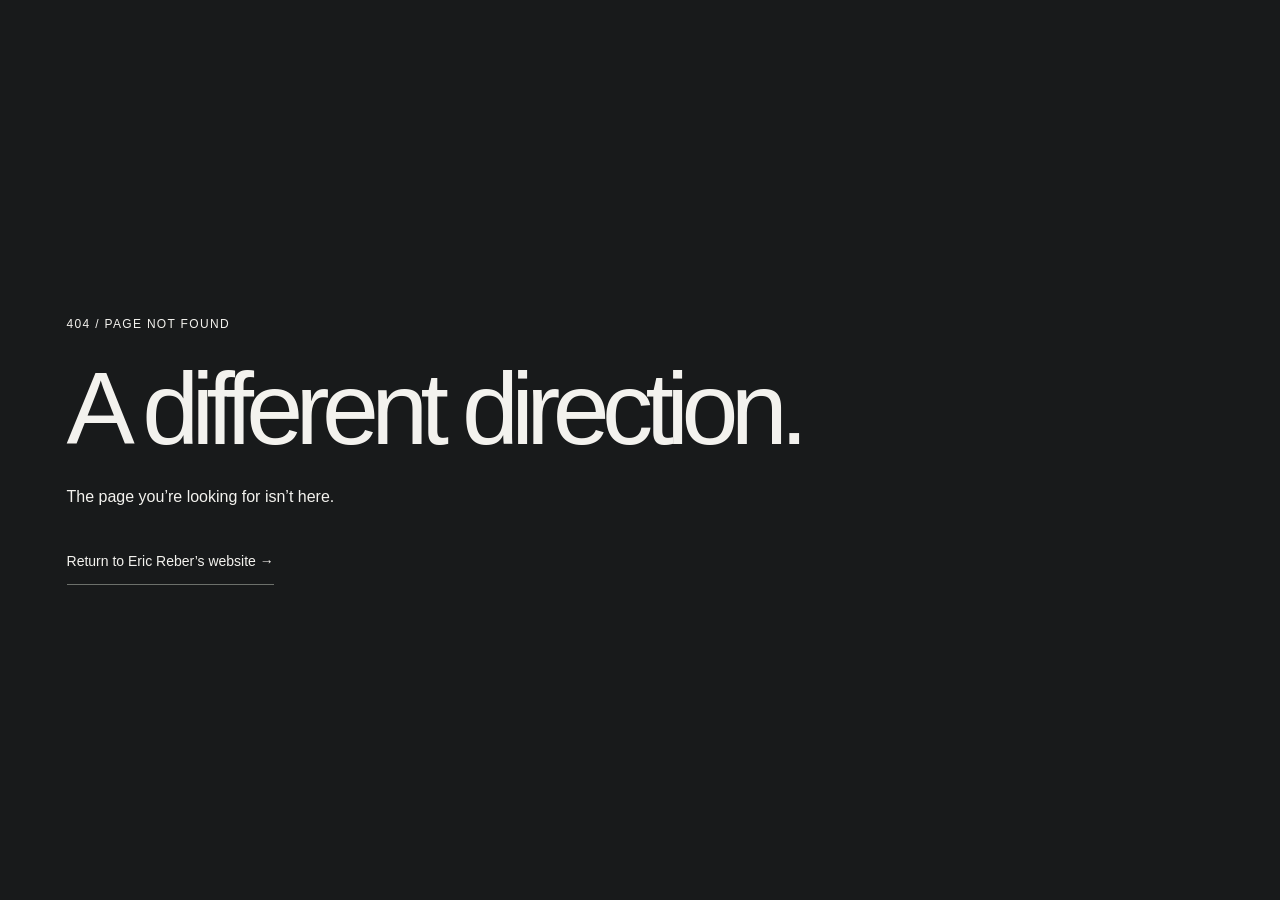
<file: 404/index.html>
<!DOCTYPE html><html lang="en"><head><meta charSet="utf-8"/><meta name="viewport" content="width=device-width, initial-scale=1"/><link rel="stylesheet" href="/_next/static/chunks/02juwcw-7sin8.css" data-precedence="next"/><link rel="preload" as="script" fetchPriority="low" href="/_next/static/chunks/3s6nzrbk-8mnv.js"/><script src="/_next/static/chunks/3450qyhportkm.js" async=""></script><script src="/_next/static/chunks/3uz0v6jf74_us.js" async=""></script><script src="/_next/static/chunks/2wome6lnndfqk.js" async=""></script><script src="/_next/static/chunks/turbopack-3ou80couh0zrm.js" async=""></script><script src="/_next/static/chunks/0h2qsuyze9ds1.js" async=""></script><script src="/_next/static/chunks/0axdrs6tow-4n.js" async=""></script><meta name="robots" content="noindex"/><meta name="theme-color" content="#181a1b"/><title>Eric Reber — CTO | Enterprise AI &amp; Digital Transformation</title><meta name="description" content="Technology leadership at the intersection of enterprise strategy, architecture, engineering and AI-driven transformation."/><meta name="author" content="Eric Reber"/><meta name="creator" content="Eric Reber"/><meta name="robots" content="index, follow"/><link rel="canonical" href="https://ereber.com/"/><meta property="og:title" content="Eric Reber — Technology Leadership"/><meta property="og:description" content="Technology leadership at the intersection of enterprise strategy, architecture, engineering and AI-driven transformation."/><meta property="og:url" content="https://ereber.com/"/><meta property="og:site_name" content="Eric Reber"/><meta property="og:locale" content="en_GB"/><meta property="og:type" content="website"/><meta name="twitter:card" content="summary"/><meta name="twitter:title" content="Eric Reber — CTO | Enterprise AI &amp; Digital Transformation"/><meta name="twitter:description" content="Technology leadership at the intersection of enterprise strategy, architecture, engineering and AI-driven transformation."/><link rel="icon" href="/favicon.svg"/><script src="/_next/static/chunks/0cz1d0mv5g_q7.js" noModule=""></script></head><body><div hidden=""><!--$--><!--/$--></div><a class="skip-link" href="#main">Skip to content</a><main class="not-found section-shell"><p class="eyebrow">404 / PAGE NOT FOUND</p><h1>A different direction.</h1><p>The page you’re looking for isn’t here.</p><a class="text-link" href="/">Return to Eric Reber’s website →</a></main><!--$--><!--/$--><script src="/_next/static/chunks/3s6nzrbk-8mnv.js" id="_R_" async=""></script><script>(self.__next_f=self.__next_f||[]).push([0])</script><script>self.__next_f.push([1,"1:\"$Sreact.fragment\"\n2:I[39756,[\"/_next/static/chunks/0h2qsuyze9ds1.js\"],\"default\"]\n3:I[37457,[\"/_next/static/chunks/0h2qsuyze9ds1.js\"],\"default\"]\n4:I[22016,[\"/_next/static/chunks/0h2qsuyze9ds1.js\",\"/_next/static/chunks/0axdrs6tow-4n.js\"],\"\"]\n5:I[97367,[\"/_next/static/chunks/0h2qsuyze9ds1.js\"],\"OutletBoundary\"]\n6:\"$Sreact.suspense\"\n9:I[97367,[\"/_next/static/chunks/0h2qsuyze9ds1.js\"],\"ViewportBoundary\"]\nb:I[97367,[\"/_next/static/chunks/0h2qsuyze9ds1.js\"],\"MetadataBoundary\"]\nd:I[68027,[\"/_next/static/chunks/0h2qsuyze9ds1.js\"],\"default\",1]\n:HL[\"/_next/static/chunks/02juwcw-7sin8.css\",\"style\"]\n8:X\n0:{\"P\":null,\"c\":[\"\",\"_not-found\",\"\"],\"q\":\"\",\"i\":false,\"f\":[[[\"\",{\"children\":[\"/_not-found\",{\"children\":[\"__PAGE__\",{},\"$undefined\",\"$undefined\",4608]},\"$undefined\",\"$undefined\",4608]},\"$undefined\",\"$undefined\",4624],[[\"$\",\"$1\",\"c\",{\"children\":[[[\"$\",\"link\",\"0\",{\"rel\":\"stylesheet\",\"href\":\"/_next/static/chunks/02juwcw-7sin8.css\",\"precedence\":\"next\",\"crossOrigin\":\"$undefined\",\"nonce\":\"$undefined\"}],[\"$\",\"script\",\"script-0\",{\"src\":\"/_next/static/chunks/0h2qsuyze9ds1.js\",\"async\":true,\"nonce\":\"$undefined\"}]],[\"$\",\"html\",null,{\"lang\":\"en\",\"children\":[\"$\",\"body\",null,{\"children\":[[\"$\",\"a\",null,{\"className\":\"skip-link\",\"href\":\"#main\",\"children\":\"Skip to content\"}],[\"$\",\"$L2\",null,{\"parallelRouterKey\":\"children\",\"error\":\"$undefined\",\"errorStyles\":\"$undefined\",\"errorScripts\":\"$undefined\",\"template\":[\"$\",\"$L3\",null,{}],\"templateStyles\":\"$undefined\",\"templateScripts\":\"$undefined\",\"notFound\":[[\"$\",\"main\",null,{\"className\":\"not-found section-shell\",\"children\":[[\"$\",\"p\",null,{\"className\":\"eyebrow\",\"children\":\"404 / PAGE NOT FOUND\"}],[\"$\",\"h1\",null,{\"children\":\"A different direction.\"}],[\"$\",\"p\",null,{\"children\":\"The page you’re looking for isn’t here.\"}],[\"$\",\"$L4\",null,{\"className\":\"text-link\",\"href\":\"/\",\"children\":\"Return to Eric Reber’s website →\"}]]}],[]],\"forbidden\":\"$undefined\",\"unauthorized\":\"$undefined\"}]]}]}]]}],{\"children\":[[\"$\",\"$1\",\"c\",{\"children\":[null,[\"$\",\"$L2\",null,{\"parallelRouterKey\":\"children\",\"error\":\"$undefined\",\"errorStyles\":\"$undefined\",\"errorScripts\":\"$undefined\",\"template\":[\"$\",\"$L3\",null,{}],\"templateStyles\":\"$undefined\",\"templateScripts\":\"$undefined\",\"notFound\":\"$undefined\",\"forbidden\":\"$undefined\",\"unauthorized\":\"$undefined\"}]]}],{\"children\":[[\"$\",\"$1\",\"c\",{\"children\":[[\"$\",\"main\",null,{\"className\":\"not-found section-shell\",\"children\":[[\"$\",\"p\",null,{\"className\":\"eyebrow\",\"children\":\"404 / PAGE NOT FOUND\"}],[\"$\",\"h1\",null,{\"children\":\"A different direction.\"}],[\"$\",\"p\",null,{\"children\":\"The page you’re looking for isn’t here.\"}],[\"$\",\"$L4\",null,{\"className\":\"text-link\",\"href\":\"/\",\"children\":\"Return to Eric Reber’s website →\"}]]}],[[\"$\",\"script\",\"script-0\",{\"src\":\"/_next/static/chunks/0axdrs6tow-4n.js\",\"async\":true,\"nonce\":\"$undefined\"}]],[\"$\",\"$L5\",null,{\"children\":[\"$\",\"$6\",null,{\"name\":\"Next.MetadataOutlet\",\"children\":\"$@7\"}]}]]}],{},null,false,null]},null,false,\"$8\"]},null,false,null],[\"$\",\"$1\",\"h\",{\"children\":[[\"$\",\"meta\",null,{\"name\":\"robots\",\"content\":\"noindex\"}],[\"$\",\"$L9\",null,{\"children\":\"$La\"}],[\"$\",\"div\",null,{\"hidden\":true,\"children\":[\"$\",\"$Lb\",null,{\"children\":[\"$\",\"$6\",null,{\"name\":\"Next.Metadata\",\"children\":\"$Lc\"}]}]}],null]}],false]],\"m\":\"$undefined\",\"G\":[\"$d\",[[\"$\",\"link\",\"0\",{\"rel\":\"stylesheet\",\"href\":\"/_next/static/chunks/02juwcw-7sin8.css\",\"precedence\":\"next\",\"crossOrigin\":\"$undefined\",\"nonce\":\"$undefined\"}]]],\"S\":true,\"h\":null,\"r\":\"$undefined\",\"s\":\"$undefined\",\"a\":\"$undefined\",\"l\":\"$undefined\",\"p\":\"$undefined\",\"d\":\"$undefined\",\"b\":\"jJG7cJOCXD0KXRXRz4HMH\"}\n8:C\na:[[\"$\",\"meta\",\"0\",{\"charSet\":\"utf-8\"}],[\"$\",\"meta\",\"1\",{\"name\":\"viewport\",\"content\":\"width=device-width, initial-scale=1\"}],[\"$\",\"meta\",\"2\",{\"name\":\"theme-color\",\"content\":\"#181a1b\"}]]\ne:I[27201,[\"/_next/static/chunks/0h2qsuyze9ds1.js\"],\"IconMark\"]\n7:null\nc:[[\"$\",\"title\",\"0\",{\"children\":\"Eric Reber — CTO | Enterprise AI \u0026 Digital Transformation\"}],[\"$\",\"meta\",\"1\",{\"name\":\"description\",\"content\":\"Technology leadership at the intersection of enterprise strategy, architecture, engineering and AI-driven transformation.\"}],[\"$\",\"meta\",\"2\",{\"name\":\"author\",\"content\":\"Eric Reber\"}],[\"$\",\"meta\",\"3\",{\"name\":\"creator\",\"content\":\"Eric Reber\"}],[\"$\",\"meta\",\"4\",{\"name\":\"robots\",\"content\":\"index, follow\"}],[\"$\",\"link\",\"5\",{\"rel\":\"canonical\",\"href\":\"https://ereber.com/\"}],[\"$\",\"meta\",\"6\",{\"property\":\"og:title\",\"content\":\"Eric Reber — Technology Leadership\"}],[\"$\",\"meta\",\"7\",{\"property\":\"og:description\",\"content\":\"Technology leadership at the intersection of enterprise strategy, architecture, engineering and AI-driven transformation.\"}],[\"$\",\"meta\",\"8\",{\"property\":\"og:url\",\"content\":\"https://ereber.com/\"}],[\"$\",\"meta\",\"9\",{\"property\":\"og:site_name\",\"content\":\"Eric Reber\"}],[\"$\",\"meta\",\"10\",{\"property\":\"og:locale\",\"content\":\"en_GB\"}],[\"$\",\"meta\",\"11\",{\"property\":\"og:type\",\"content\":\"website\"}],[\"$\",\"meta\",\"12\",{\"name\":\"twitter:card\",\"content\":\"summary\"}],[\"$\",\"meta\",\"13\",{\"name\":\"twitter:title\",\"content\":\"Eric Reber — CTO | Enterprise AI \u0026 Digital Transformation\"}],[\"$\",\"meta\",\"14\",{\"name\":\"twitter:description\",\"content\":\"Technology leadership at the intersection of enterprise strategy, architecture, engineering and AI-driven transformation.\"}],[\"$\",\"link\",\"15\",{\"rel\":\"icon\",\"href\":\"/favicon.svg\"}],[\"$\",\"$Le\",\"16\",{}]]\n"])</script></body></html>
</file>
<file: _next/static/chunks/02juwcw-7sin8.css>
@layer properties{@supports (((-webkit-hyphens:none)) and (not (margin-trim:inline))) or ((-moz-orient:inline) and (not (color:rgb(from red r g b)))){*,:before,:after,::backdrop{--tw-rotate-x:initial;--tw-rotate-y:initial;--tw-rotate-z:initial;--tw-skew-x:initial;--tw-skew-y:initial}}}@layer theme{:root,:host{--font-sans:"Helvetica Neue", Helvetica, Arial, sans-serif;--font-mono:ui-monospace, SFMono-Regular, Menlo, Monaco, Consolas, "Liberation Mono", "Courier New", monospace;--default-transition-duration:.15s;--default-transition-timing-function:cubic-bezier(.4, 0, .2, 1);--default-font-family:"Helvetica Neue", Helvetica, Arial, sans-serif;--default-mono-font-family:var(--font-mono)}}@layer base{*,:after,:before,::backdrop{box-sizing:border-box;border:0 solid;margin:0;padding:0}::file-selector-button{box-sizing:border-box;border:0 solid;margin:0;padding:0}html,:host{-webkit-text-size-adjust:100%;tab-size:4;line-height:1.5;font-family:var(--default-font-family,-apple-system, BlinkMacSystemFont, "Segoe UI", Roboto, "Helvetica Neue", "Noto Sans", Arial, sans-serif, "Apple Color Emoji", "Segoe UI Emoji", "Segoe UI Symbol", "Noto Color Emoji");font-feature-settings:var(--default-font-feature-settings,normal);font-variation-settings:var(--default-font-variation-settings,normal);-webkit-tap-highlight-color:transparent}hr{height:0;color:inherit;border-top-width:1px}abbr:where([title]){-webkit-text-decoration:underline dotted;text-decoration:underline dotted}h1,h2,h3,h4,h5,h6{font-size:inherit;font-weight:inherit}a{color:inherit;-webkit-text-decoration:inherit;-webkit-text-decoration:inherit;-webkit-text-decoration:inherit;-webkit-text-decoration:inherit;text-decoration:inherit}b,strong{font-weight:bolder}code,kbd,samp,pre{font-family:var(--default-mono-font-family,ui-monospace, SFMono-Regular, Menlo, Monaco, Consolas, "Liberation Mono", "Courier New", monospace);font-feature-settings:var(--default-mono-font-feature-settings,normal);font-variation-settings:var(--default-mono-font-variation-settings,normal);font-size:1em}small{font-size:80%}sub,sup{vertical-align:baseline;font-size:75%;line-height:0;position:relative}sub{bottom:-.25em}sup{top:-.5em}table{text-indent:0;border-color:inherit;border-collapse:collapse}:-moz-focusring:where(:not(iframe)){outline:auto}progress{vertical-align:baseline}summary{display:list-item}ol,ul,menu{list-style:none}img,svg,video,canvas,audio,iframe,embed,object{vertical-align:middle;display:block}img,video{max-width:100%;height:auto}button,input,select,optgroup,textarea{font:inherit;font-feature-settings:inherit;font-variation-settings:inherit;letter-spacing:inherit;color:inherit;opacity:1;background-color:#0000;border-radius:0}::file-selector-button{font:inherit;font-feature-settings:inherit;font-variation-settings:inherit;letter-spacing:inherit;color:inherit;opacity:1;background-color:#0000;border-radius:0}:where(select:is([multiple],[size])) optgroup{font-weight:bolder}:where(select:is([multiple],[size])) optgroup option{padding-inline-start:20px}::file-selector-button{margin-inline-end:4px}::placeholder{opacity:1}@supports (not ((-webkit-appearance:-apple-pay-button))) or (contain-intrinsic-size:1px){::placeholder{color:currentColor}@supports (color:color-mix(in lab, red, red)){::placeholder{color:color-mix(in oklab, currentcolor 50%, transparent)}}}textarea{resize:vertical}::-webkit-search-decoration{-webkit-appearance:none}::-webkit-date-and-time-value{min-height:1lh;text-align:inherit}::-webkit-datetime-edit{display:inline-flex}::-webkit-datetime-edit-fields-wrapper{padding:0}::-webkit-datetime-edit{padding-block:0}::-webkit-datetime-edit-year-field{padding-block:0}::-webkit-datetime-edit-month-field{padding-block:0}::-webkit-datetime-edit-day-field{padding-block:0}::-webkit-datetime-edit-hour-field{padding-block:0}::-webkit-datetime-edit-minute-field{padding-block:0}::-webkit-datetime-edit-second-field{padding-block:0}::-webkit-datetime-edit-millisecond-field{padding-block:0}::-webkit-datetime-edit-meridiem-field{padding-block:0}::-webkit-calendar-picker-indicator{line-height:1}:-moz-ui-invalid{box-shadow:none}button,input:where([type=button],[type=reset],[type=submit]){appearance:button}::file-selector-button{appearance:button}::-webkit-inner-spin-button{height:auto}::-webkit-outer-spin-button{height:auto}[hidden]:where(:not([hidden=until-found])){display:none!important}}@layer components;@layer utilities{.visible{visibility:visible}.fixed{position:fixed}.static{position:static}.transform{transform:var(--tw-rotate-x,) var(--tw-rotate-y,) var(--tw-rotate-z,) var(--tw-skew-x,) var(--tw-skew-y,)}.resize{resize:both}.transition{transition-property:color,background-color,border-color,outline-color,text-decoration-color,fill,stroke,--tw-gradient-from,--tw-gradient-via,--tw-gradient-to,opacity,box-shadow,transform,translate,scale,rotate,filter,-webkit-backdrop-filter,backdrop-filter,display,content-visibility,overlay,pointer-events;transition-timing-function:var(--tw-ease,var(--default-transition-timing-function));transition-duration:var(--tw-duration,var(--default-transition-duration))}}:root{--ink:#181a1b;--paper:#f3f2ee;--muted:#a1a4a3;--accent:#e26548;--paper-muted:#636560;--line:#383b3b;--paper-line:#d4d5ce;--plane-fill:#202324;--plane-side:#181b1c;--drawing-line:#646967}*{box-sizing:border-box}html{scroll-behavior:smooth;scroll-padding-top:95px}body{background:var(--ink);color:var(--paper);font-family:var(--font-sans);-webkit-font-smoothing:antialiased;margin:0}::selection{background:var(--accent);color:var(--ink)}a{color:inherit;text-decoration:none}button{font:inherit;color:inherit;cursor:pointer}button,a{-webkit-tap-highlight-color:transparent}a:focus-visible,button:focus-visible{outline:2px solid var(--accent);outline-offset:6px}button:disabled{cursor:default}h1,h2,h3,p{margin:0}ul{margin:0;padding:0;list-style:none}svg{display:block}.section-shell{padding-inline:max(5.2vw,50vw - 800px)}.paper{color:var(--ink);background:var(--paper)}.skip-link{z-index:100;background:var(--paper);color:var(--ink);padding:14px 20px;position:fixed;top:12px;left:12px;transform:translateY(-160%)}.skip-link:focus{transform:translateY(0)}.site-header{z-index:40;background:var(--ink);justify-content:space-between;align-items:center;height:98px;padding-inline:5.2vw;transition:height .35s,background .35s,box-shadow .35s;display:flex;position:fixed;inset:0 0 auto}.site-header.is-scrolled{background:#181a1bf5;height:74px;box-shadow:0 1px #ffffff13}.wordmark{letter-spacing:-.09em;align-items:baseline;padding-right:8px;font-size:35px;font-weight:600;line-height:1;display:inline-flex}.wordmark-square{background:var(--accent);width:6px;height:6px;margin-left:6px}.navigation{align-items:center;gap:29px;display:flex}.navigation a{color:#b7bab8;padding-block:13px;font-size:13px;transition:color .2s;position:relative}.navigation a:after{content:"";background:var(--accent);transform-origin:0;height:2px;transition:transform .3s;position:absolute;bottom:4px;left:0;right:0;transform:scaleX(0)}.navigation a:hover,.navigation a[aria-current]{color:var(--paper)}.navigation a[aria-current]:after{transform:scaleX(1)}.header-location{letter-spacing:.14em;align-items:center;gap:15px;font-size:10px;display:flex}.swiss-cross{color:var(--accent);font-size:25px;line-height:1}.menu-toggle{display:none}.hero{flex-direction:column;min-height:min(100svh,1100px);padding-top:157px;display:flex;position:relative;overflow:hidden}.hero-overline{letter-spacing:.13em;color:#b9bbb7;align-items:center;gap:12px;font-size:11px;display:flex}.accent-rule{background:var(--accent);width:24px;height:1px}.hero-main{flex:1;grid-template-columns:1fr 1fr;align-items:center;min-height:550px;display:grid}.hero-content{z-index:2;padding-top:20px;padding-bottom:70px;position:relative}h1{letter-spacing:-.075em;font-size:clamp(100px,11.7vw,184px);font-weight:400;line-height:.89}h1>span{display:block}.name-period{color:var(--accent)}.hero-role{margin-top:33px}.hero-role p:first-child{letter-spacing:-.025em;font-size:clamp(22px,2vw,30px)}.hero-role p+p{color:#b8bbb7;margin-top:7px;font-size:clamp(14px,1.1vw,17px)}.hero-description{color:var(--muted);max-width:390px;margin-top:25px;font-size:16px;line-height:1.65}.text-link{border-bottom:1px solid #6c706b;justify-content:space-between;align-items:center;gap:20px;padding-block:12px;font-size:14px;transition:border-color .25s,color .25s;display:inline-flex}.text-link svg{transition:transform .3s}.text-link:hover{border-color:var(--accent);color:var(--accent)}.text-link:hover svg{transform:translate(3px,-1px)}.hero-link{margin-top:21px}.architecture-drawing{align-self:center;margin:-30px -22px 0 -38px;position:relative}.architecture-drawing>svg{width:100%;height:auto}.drawing-guides{color:#727973;opacity:.23}.drawing-caption{letter-spacing:.1em;color:#989d97;gap:35px;margin:-2px 0 0 40px;font-family:monospace;font-size:10px;display:flex}.drawing-caption>span{color:#b5bab2}.hero-footer{border-top:1px solid var(--line);letter-spacing:.08em;color:#a0a5a1;justify-content:space-between;align-items:center;min-height:99px;font-size:10px;line-height:1.7;display:flex}.hero-coordinate{text-align:right}.scroll-link{letter-spacing:0;align-items:center;gap:20px;padding:15px;font-size:12px;display:flex}.scroll-link span{color:var(--accent);font-size:21px;transition:transform .3s}.scroll-link:hover span{transform:translateY(5px)}.section-label{text-transform:uppercase;letter-spacing:.12em;align-items:baseline;gap:24px;margin-bottom:56px;font-size:11px;font-weight:500;display:flex}.section-label>span{color:var(--accent);letter-spacing:.02em;font-family:monospace;font-size:12px}.paper .section-label>span{color:#a63a23}h2{letter-spacing:-.045em;font-size:clamp(36px,4.3vw,68px);font-weight:400;line-height:1.09}.muted-text{color:var(--muted)}.paper .muted-text{color:#7a7d77}.profile-section{padding-top:107px;padding-bottom:115px}.profile-grid{grid-template-columns:1.13fr 1fr;gap:9vw;display:grid}.profile-grid h2{font-size:clamp(31px,3vw,48px);line-height:1.19}.profile-copy{padding-top:2px}.profile-copy .lead{letter-spacing:-.018em;font-size:22px;line-height:1.5}.profile-copy p+p{color:var(--paper-muted);margin-top:22px;font-size:16px;line-height:1.75}.profile-copy .profile-signature{color:var(--ink);padding-top:10px;font-size:14px}.impact-section{padding-bottom:104px}.impact-section>.section-label{border-top:1px solid var(--paper-line);padding-top:38px}.section-heading{justify-content:space-between;align-items:end;gap:60px;display:flex}.section-heading>p{max-width:320px;color:var(--muted);padding-bottom:3px;font-size:16px;line-height:1.7}.paper .section-heading>p{color:var(--paper-muted)}.impact-stories{margin-top:65px}.impact-story{border-top:1px solid var(--paper-line);grid-template-columns:65px 1fr .88fr;gap:32px;padding-block:53px 57px;display:grid}.story-number{color:#6c7069;padding-top:1px;font-family:monospace;font-size:13px}.eyebrow{letter-spacing:.11em;font-size:10px;font-weight:500}.story-body .eyebrow{color:var(--paper-muted)}.story-body h3{letter-spacing:-.035em;margin-block:22px;font-size:clamp(31px,3.1vw,48px);font-weight:400;line-height:1.13}.story-body h3 span{display:block}.body-copy{color:var(--paper-muted);max-width:440px;font-size:16px;line-height:1.7}.story-facts{color:#53564f;flex-wrap:wrap;gap:10px 19px;margin-top:26px;font-size:11px;display:flex}.story-facts li{border-left:1px solid #b2b7ad;padding-left:10px}.story-visual{align-self:center;margin-left:4vw;padding-block:25px 10px}.impact-diagram{color:#a4aaa0;width:100%;margin-bottom:24px}.impact-diagram svg{width:100%}.impact-metric{letter-spacing:-.055em;font-size:clamp(56px,6.4vw,95px);font-weight:400}.impact-metric>span{color:var(--paper-muted);letter-spacing:0;margin-top:3px;font-size:12px;display:block}.architecture-section{padding-top:93px;padding-bottom:46px;overflow:hidden}.architecture-section .section-heading>p{max-width:290px}.layer-explorer{grid-template-columns:1.2fr 1fr;gap:9vw;margin-top:67px;display:grid}.layer-list{border-top:1px solid var(--line)}.layer-row{border:0;border-bottom:1px solid var(--line);text-align:left;background:0 0;align-items:center;gap:25px;width:100%;min-height:81px;padding:26px 17px 26px 0;transition:background .3s,padding .3s,color .3s;display:flex}.layer-row>span:nth-child(2){letter-spacing:-.02em;font-size:clamp(16px,1.6vw,24px)}.layer-index{color:#939b92;font-family:monospace;font-size:12px}.layer-arrow{opacity:0;color:var(--accent);margin-left:auto;transition:opacity .25s}.layer-row.selected{background:#252827;padding-left:17px}.layer-row.selected .layer-index{color:var(--accent)}.layer-row.selected .layer-arrow,.layer-row:hover .layer-arrow{opacity:1}.layer-row:hover{color:var(--accent)}.layer-visual{flex-direction:column;justify-content:center;align-items:center;padding-top:20px;display:flex}.layer-model{width:245px;height:300px;margin-top:15px;position:relative}.model-plane{width:220px;height:126px;position:absolute;left:10px}.model-plane:before{content:"";background:#202423;border:1px solid #61685f;transition:background .45s,border-color .45s;position:absolute;inset:0;transform:rotate(-30deg)skew(30deg)scaleY(.866)}.model-plane.active:before{border-color:var(--accent);background:#54362c}.model-plane span{color:#afb5ad;font-family:monospace;font-size:12px;position:absolute;top:48px;left:108px;transform:rotate(-30deg)skew(30deg)}.model-plane.active span{color:#f2a68f}.layer-detail{max-width:295px;min-height:125px;margin-top:20px}.layer-detail .eyebrow{color:var(--accent)}.layer-detail p{color:#c2c6be;margin-top:13px;font-size:17px;line-height:1.6}.architecture-note{letter-spacing:.1em;color:#a7aea3;gap:15px;margin-top:39px;font-size:10px;display:flex}.architecture-note>span:last-child{letter-spacing:0;margin-left:auto;font-size:12px}.ai-section{padding-top:103px;padding-bottom:112px}.ai-statement{gap:60px;display:flex}.ai-statement h2{font-size:clamp(41px,5.5vw,84px)}.ai-mark{color:#b44831;flex-shrink:0;width:8.4%;font-size:83px;line-height:.8}.ai-principles{grid-template-columns:repeat(3,1fr);gap:45px;margin-top:76px;display:grid}.ai-principles article{border-top:1px solid var(--paper-line);padding-top:23px}.ai-principles .eyebrow{color:var(--paper-muted)}.ai-principles h3{letter-spacing:-.025em;margin-block:25px 15px;font-size:22px;font-weight:400}.ai-principles p{color:var(--paper-muted);font-size:16px;line-height:1.7}.journey-section{padding-bottom:105px}.journey-section>.section-label{border-top:1px solid var(--paper-line);padding-top:37px}.journey-grid{grid-template-columns:1fr 1.15fr;gap:9vw;display:grid}.journey-intro{align-self:start;position:sticky;top:130px}.journey-intro h2{font-size:clamp(37px,3.5vw,57px)}.journey-intro>p{color:var(--paper-muted);max-width:330px;margin-top:29px;font-size:16px;line-height:1.7}.journey-range{letter-spacing:.08em;gap:30px;margin-top:45px;font-size:12px;display:flex}.journey-range span{color:#ac3d25}.journey-row{grid-template-columns:57px 13px 1fr;gap:21px;padding-bottom:43px;display:grid;position:relative}.journey-year{padding-top:0;font-family:monospace;font-size:14px}.journey-point{background:#848c7f;border-radius:50%;width:7px;height:7px;margin-top:5px;position:relative}.journey-row:before{content:"";background:var(--paper-line);width:1px;position:absolute;top:12px;bottom:-5px;left:81px}.journey-timeline>:last-child .journey-row:before{display:none}.journey-timeline>:last-child .journey-point{background:#b6462e;box-shadow:0 0 0 5px #b6462e16}.journey-row .eyebrow{text-transform:uppercase;color:var(--paper-muted)}.journey-row h3{letter-spacing:-.025em;max-width:360px;margin-block:11px 12px;font-size:24px;font-weight:400}.journey-row p:last-child{color:var(--paper-muted);max-width:350px;font-size:15px;line-height:1.65}.domains-section{padding-block:20px 106px}.domains-section>.section-label{border-top:1px solid var(--paper-line);padding-top:37px}.domains-grid{grid-template-columns:.8fr 1.2fr;gap:8vw;display:grid}.domains-grid h2{font-size:clamp(34px,3.6vw,54px)}.domain-list{grid-template-columns:1fr 1fr;gap:0 35px;display:grid}.domain-list li{border-bottom:1px solid var(--paper-line);align-items:baseline;gap:14px;padding:18px 0;font-size:15px;display:flex}.domain-list li span{color:var(--paper-muted);font-family:monospace;font-size:10px}.leadership-section{padding-bottom:101px}.leadership-section>.section-label{border-top:1px solid var(--paper-line);padding-top:37px}.leadership-section h2{font-size:clamp(36px,3.5vw,54px)}.leadership-grid{grid-template-columns:repeat(3,1fr);gap:45px;margin-top:48px;display:grid}.leadership-grid article{border-top:1px solid var(--paper-line);padding-top:25px}.leadership-grid h3{letter-spacing:-.025em;font-size:22px;font-weight:400}.leadership-grid .leadership-subtitle{color:#565a51;margin-top:12px;font-size:12px}.leadership-grid p:last-child{color:var(--paper-muted);margin-top:18px;font-size:16px;line-height:1.7}.contact-section{padding-top:94px;padding-bottom:85px}.contact-section h2{font-size:clamp(44px,6.4vw,102px);line-height:1.04}.contact-section h2 span{color:var(--accent)}.contact-bottom{justify-content:space-between;align-items:end;gap:30px;margin-top:72px;display:flex}.contact-email{letter-spacing:-.025em;border-bottom:1px solid #6c706b;align-items:center;gap:60px;padding-bottom:18px;font-size:22px;transition:color .3s,border-color .3s;display:inline-flex}.contact-email:hover{color:var(--accent);border-color:var(--accent)}.contact-email svg{width:26px;height:26px}.contact-links{align-items:end;gap:36px;display:flex}.contact-links .text-link{font-size:13px}.cv-note{letter-spacing:.05em;color:var(--muted);margin-left:-10px;font-size:8px}.site-footer{border-top:1px solid var(--line);min-height:107px;color:var(--muted);justify-content:space-between;align-items:center;gap:25px;font-size:11px;display:flex}.site-footer .wordmark{color:var(--paper)}.site-footer>a:last-child{padding-block:16px}.site-footer>a:last-child span{color:var(--paper);margin-left:15px}.not-found{flex-direction:column;justify-content:center;align-items:start;gap:30px;min-height:100svh;display:flex}.not-found h1{font-size:clamp(50px,8vw,120px)}@keyframes hero-enter{0%{opacity:0;transform:translateY(20px)}to{opacity:1;transform:translateY(0)}}@keyframes drawing-enter{0%{opacity:0;transform:translateY(15px)}to{opacity:1;transform:translateY(0)}}@media (prefers-reduced-motion:no-preference){.hero-overline{animation:.8s both hero-enter}.hero h1>span{animation:1s .1s both hero-enter}.hero h1>span+span{animation-delay:.2s}.hero-role,.hero-description,.hero-link{animation:.95s .3s both hero-enter}.architecture-drawing{animation:1.6s .15s both drawing-enter}.drawing-plane{transform-box:fill-box;animation:1.4s both drawing-enter;animation-delay:calc(var(--plane) * .1s + .2s)}}@media (min-width:1800px){.site-header{padding-inline:calc(50vw - 800px)}}@media (max-width:1100px){.header-location{display:none}.hero{padding-top:145px}.hero-main{min-height:540px}.hero-content{padding-bottom:45px}.architecture-drawing{margin-left:-10px;margin-right:-40px}.profile-grid{gap:6vw}.profile-copy .lead{font-size:20px}.impact-story{grid-template-columns:32px 1.15fr .85fr;gap:25px}.story-visual{margin-left:1vw}.layer-explorer{gap:5vw}.ai-statement{gap:25px}.journey-grid{gap:5vw}.contact-links{gap:20px}.domain-list{gap:0 20px}.domain-list li{font-size:14px}}@media (max-width:900px){.site-header{height:80px}.menu-toggle{background:0 0;border:0;align-items:center;gap:20px;padding:14px 0 14px 14px;font-size:14px;display:flex}.menu-toggle span{color:var(--accent);font-size:23px}.navigation{background:var(--ink);border-bottom:1px solid var(--line);padding:20px 5.2vw 28px;display:none;position:absolute;top:100%;left:0;right:0}.navigation.is-open{grid-template-columns:1fr 1fr;gap:12px 30px;display:grid}.navigation a{border-bottom:1px solid var(--line);padding:14px 0;font-size:17px}.navigation a:after{bottom:-1px}.hero{padding-top:126px}.hero-main{min-height:555px}h1{font-size:111px}.hero-role p:first-child{font-size:22px}.hero-description{max-width:340px;font-size:15px}.architecture-drawing{margin-left:-30px;margin-right:-75px}.drawing-caption{gap:15px;font-size:8px}.section-label{margin-bottom:38px}.profile-section{padding-block:75px}.profile-grid{grid-template-columns:1fr;gap:35px}.profile-grid h2{font-size:38px}.profile-copy{max-width:570px;margin-left:15%}.section-heading>p{max-width:250px;font-size:14px}.impact-story{grid-template-columns:24px 1fr}.story-visual{flex-direction:row-reverse;grid-column:2;justify-content:space-between;align-items:center;gap:35px;margin-left:0;padding-top:0;display:flex}.impact-diagram{width:46%;margin:0}.impact-metric{min-width:180px;font-size:58px}.body-copy{max-width:520px}.story-body h3{font-size:38px}.layer-explorer{grid-template-columns:1.3fr 1fr;gap:25px}.layer-row{gap:17px}.layer-row>span:nth-child(2){font-size:17px}.layer-visual{transform-origin:50%;transform:scale(.9)}.ai-principles,.leadership-grid{gap:25px}.ai-principles h3,.leadership-grid h3{font-size:20px}.ai-principles p,.leadership-grid p:last-child{font-size:15px}.journey-grid{grid-template-columns:.85fr 1.15fr}.journey-intro h2{font-size:32px}.journey-row{grid-template-columns:45px 9px 1fr;gap:14px}.journey-row:before{left:62px}.journey-row h3{font-size:20px}.journey-year{font-size:13px}.domains-grid{grid-template-columns:1fr;gap:35px}.contact-bottom{flex-direction:column;align-items:start;gap:35px}.contact-links{gap:35px}}@media (max-width:600px){html{scroll-padding-top:92px}.section-shell{padding-inline:24px}.site-header{height:76px;padding-inline:24px}.site-header.is-scrolled{height:68px}.wordmark{font-size:31px}.hero{min-height:860px;padding-top:109px}.hero-overline{letter-spacing:.09em;gap:9px;font-size:8px}.accent-rule{width:17px}.hero-main{min-height:660px;display:block;position:relative}.hero-content{padding-top:38px;padding-bottom:0}h1{letter-spacing:-.07em;font-size:clamp(90px,23vw,135px)}.hero-role{margin-top:28px}.hero-role p:first-child{font-size:23px}.hero-role p+p{margin-top:6px;font-size:13px}.hero-description{max-width:300px;margin-top:20px;font-size:15px}.hero-link{margin-top:16px;font-size:13px}.architecture-drawing{opacity:.8;z-index:0;pointer-events:none;width:250px;margin:0;position:absolute;bottom:4px;right:-46px}.architecture-drawing>svg{height:230px}.drawing-caption{display:none}.hero-footer{gap:20px;min-height:75px;font-size:8px}.hero-coordinate{display:none}.scroll-link{gap:12px;padding:12px 0;font-size:10px}.section-label{gap:18px;margin-bottom:32px;font-size:10px}.profile-section{padding-block:63px}.profile-grid{gap:28px}.profile-grid h2{font-size:30px;line-height:1.2}.profile-copy{margin-left:0}.profile-copy .lead{font-size:19px}.profile-copy p+p{font-size:15px;line-height:1.7}.profile-copy .profile-signature{font-size:13px}h2{font-size:39px}.section-heading{flex-direction:column;align-items:start;gap:23px}.section-heading>p{max-width:300px;font-size:15px}.impact-section{padding-bottom:48px}.impact-stories{margin-top:35px}.impact-story{grid-template-columns:1fr;gap:20px;padding-block:31px 39px}.story-number{display:none}.story-body h3{margin-block:18px;font-size:34px}.eyebrow{font-size:9px}.body-copy{font-size:15px}.story-facts{gap:13px;font-size:10px}.story-visual{grid-column:1;gap:15px;padding-block:10px 0}.impact-metric{min-width:150px;font-size:54px}.impact-metric>span{font-size:10px}.impact-diagram{width:43%}.architecture-section{padding-top:64px;padding-bottom:32px}.architecture-section h2{font-size:37px}.layer-explorer{grid-template-columns:1fr;gap:30px;margin-top:32px}.layer-row{gap:20px;min-height:66px;padding-block:20px}.layer-row>span:nth-child(2){font-size:17px}.layer-row.selected{padding-left:13px}.layer-row .layer-arrow{font-size:19px}.layer-visual{grid-template-columns:1fr 1fr;gap:15px;min-height:222px;padding-top:0;display:grid;transform:none}.layer-model{transform-origin:0 0;width:100%;height:210px;margin:0;transform:scale(.63)}.layer-detail{min-height:165px;margin:0}.layer-detail p{font-size:14px;line-height:1.65}.architecture-note{border-top:1px solid var(--line);margin-top:0;padding-top:22px;font-size:8px}.architecture-note>span:last-child{text-align:right;max-width:180px;font-size:10px}.ai-section{padding-block:63px}.ai-statement{display:block}.ai-mark{margin-bottom:26px;font-size:49px;display:block}.ai-statement h2{font-size:clamp(31px,8.6vw,48px)}.ai-principles{grid-template-columns:1fr;gap:29px;margin-top:37px}.ai-principles article{padding-top:20px}.ai-principles h3{margin-block:15px 11px;font-size:22px}.journey-section{padding-bottom:40px}.journey-grid{grid-template-columns:1fr;gap:42px}.journey-intro{position:static}.journey-intro h2{font-size:36px}.journey-intro h2 br:nth-child(2){display:none}.journey-intro>p{margin-top:20px;font-size:15px}.journey-range{margin-top:24px;font-size:10px}.journey-row{grid-template-columns:45px 9px 1fr;gap:18px;padding-bottom:35px}.journey-row:before{left:66px}.journey-row h3{font-size:22px}.journey-row p:last-child{font-size:14px}.domains-section{padding-top:0;padding-bottom:64px}.domains-grid h2{font-size:36px}.domain-list{grid-template-columns:1fr}.domain-list li{padding:13px 0;font-size:16px}.domain-list li span{width:16px}.leadership-section{padding-bottom:65px}.leadership-section h2{font-size:35px}.leadership-grid{grid-template-columns:1fr;gap:27px;margin-top:31px}.leadership-grid article{padding-top:20px}.leadership-grid h3{font-size:22px}.leadership-grid p:last-child{margin-top:12px}.contact-section{padding-top:64px;padding-bottom:53px}.contact-section h2{font-size:clamp(35px,9.4vw,54px)}.contact-bottom{gap:35px;width:100%;margin-top:41px}.contact-email{justify-content:space-between;gap:20px;width:100%;font-size:21px}.contact-links{justify-content:space-between;gap:24px;width:100%}.contact-links .text-link{gap:11px;font-size:12px}.cv-note{margin-left:0;font-size:7px}.site-footer{grid-template-columns:1fr 1fr;gap:22px;padding-block:28px;font-size:10px;display:grid}.site-footer>:nth-child(2),.site-footer>:last-child{justify-self:end}.site-footer>a:last-child{padding:0}}@media (max-width:360px){.section-shell,.site-header{padding-inline:20px}.hero-role p+p{font-size:12px}.layer-row{gap:13px}.layer-row>span:nth-child(2){font-size:15px}.layer-model{transform:scale(.54)}.contact-links{flex-direction:column;align-items:stretch}}@media (prefers-reduced-motion:reduce){html{scroll-behavior:auto}*,:before,:after{transition-duration:0s!important;animation:none!important}}@media print{body,.paper{color:#181a1b;background:#fff}.site-header,.architecture-drawing,.layer-visual,.skip-link,.scroll-link,.impact-diagram,.site-footer,.hero-link{display:none}.section-shell{padding:24px 0}.hero,.hero-main{min-height:0}.hero h1{font-size:60px}.hero-content{padding:0}h2{font-size:30px}.journey-intro{position:static}.layer-explorer{display:block}.layer-row{color:#000;min-height:auto;padding:10px}.contact-section h2{font-size:38px}.contact-section{break-inside:avoid}}.eyebrow,.section-label,.story-facts,.impact-metric>span,.leadership-subtitle,.drawing-caption,.hero-footer,.header-location,.architecture-note,.architecture-note>span:last-child,.site-footer,.journey-range,.domain-list li span{font-size:12px}.navigation a{font-size:14px}.hero-overline{font-size:12px;line-height:1.6}.cv-note{font-size:10px}@media (max-width:900px){.navigation a{font-size:17px}}@media (max-width:600px){.hero-overline{max-width:310px;font-size:10px}.hero-footer{font-size:9px}.hero-description,.profile-copy p+p,.body-copy,.ai-principles p,.leadership-grid p:last-child,.journey-intro>p,.journey-row p:last-child{font-size:16px}.contact-links{gap:20px}.contact-links .text-link{font-size:13px}.cv-note{display:none}.contact-links .text-link:last-child:after{color:var(--muted);font-size:11px}.story-visual{gap:8px}.impact-metric>span{max-width:160px;line-height:1.5}}.page-progress{background:var(--accent);transform-origin:0;z-index:60;pointer-events:none;height:2px;position:fixed;inset:0 0 auto}.hero-main,.hero{position:relative}.architecture-drawing,.hero-overline{animation:none}.line-mask{margin-bottom:-.13em;padding-bottom:.13em;display:block;overflow:clip}.line-mask>span{display:block}.contact-section h2 .line-mask,.contact-section h2 .line-mask>span{color:inherit}.contact-section h2 em{color:var(--accent);font-style:normal}.impact-story{position:relative}.impact-metric{transform-origin:0}.story-coordinate{letter-spacing:.08em;color:#70776b;margin-top:25px;font:11px monospace;display:block}.layer-explorer{position:relative}.layer-copy{display:block}.layer-row-description{display:none}.layer-visual-inner{flex-direction:column;align-items:center;width:100%;display:flex}.layer-position{gap:7px;width:100%;max-width:295px;margin-top:10px;display:flex}.layer-position>span{background:var(--line);flex:1;height:2px;transition:background .4s}.layer-position>span.is-filled{background:var(--accent)}.journey-row{position:relative}.journey-row:before{display:none}.journey-rail{background:var(--paper-line);width:1px;position:absolute;top:12px;bottom:-5px;left:81px}.journey-rail>span{transform-origin:top;background:#b6462e;height:100%;display:block}.journey-timeline>:last-child .journey-point{box-shadow:none}@media (min-width:901px) and (min-height:650px){.architecture-section{overflow:visible}.layer-row{min-height:158px;padding-block:32px}.layer-row-description{color:#9ba497;letter-spacing:0;max-width:350px;margin-top:12px;font-size:14px;line-height:1.65;display:block}.layer-row.selected .layer-row-description{color:#c5cec0}.layer-visual{align-self:start;padding-top:28px;position:sticky;top:110px}.layer-detail{min-height:126px}}@media (max-width:900px){.journey-rail{left:62px}.story-coordinate{display:none}.layer-visual{transform:none}}@media (max-width:600px){.layer-visual{display:block}.layer-visual-inner{grid-template-columns:1fr 1fr;gap:15px;min-height:222px;display:grid}.layer-position{grid-column:1/-1;max-width:none;margin-top:0}.journey-rail{left:66px}.architecture-note{margin-top:25px}.architecture-note>span:last-child{max-width:145px}}@media (prefers-reduced-motion:reduce){.page-progress{display:none}.hero-content,.architecture-drawing,.hero-footer,.hero-overline,.story-visual,.impact-metric,.story-number,.line-mask>span{opacity:1!important;transform:none!important}.journey-rail>span{transform:scaleY(1)!important}}@media print{.page-progress{display:none}.hero-content,.architecture-drawing,.hero-footer,.hero-overline,.story-visual,.impact-metric,.story-number,.line-mask>span{opacity:1!important;transform:none!important}.line-mask{overflow:visible}.layer-row-description{display:block}}.hero-main{overflow:clip}.profile-grid.profile-with-portrait{grid-template-columns:minmax(240px,.75fr) minmax(0,1.25fr);align-items:center;gap:clamp(40px,7vw,110px)}.profile-portrait{aspect-ratio:4/5;background:#dedfd9;width:100%;max-width:420px;position:relative;overflow:hidden}.profile-portrait-image{object-fit:cover;object-position:center 35%}.profile-introduction{min-width:0}.profile-with-portrait .profile-copy{max-width:580px;margin-top:28px;margin-left:0}@media (max-width:900px){.profile-grid.profile-with-portrait{grid-template-columns:minmax(180px,.7fr) minmax(0,1.3fr);align-items:start;gap:32px}.profile-with-portrait h2{font-size:clamp(28px,3.5vw,38px)}}@media (max-width:700px){.profile-grid.profile-with-portrait{grid-template-columns:1fr;gap:32px}.profile-portrait{width:85%;max-width:360px}.profile-with-portrait h2{font-size:30px}.profile-with-portrait .profile-copy{margin-top:24px}}@property --tw-rotate-x{syntax:"*";inherits:false}@property --tw-rotate-y{syntax:"*";inherits:false}@property --tw-rotate-z{syntax:"*";inherits:false}@property --tw-skew-x{syntax:"*";inherits:false}@property --tw-skew-y{syntax:"*";inherits:false}
</file>
